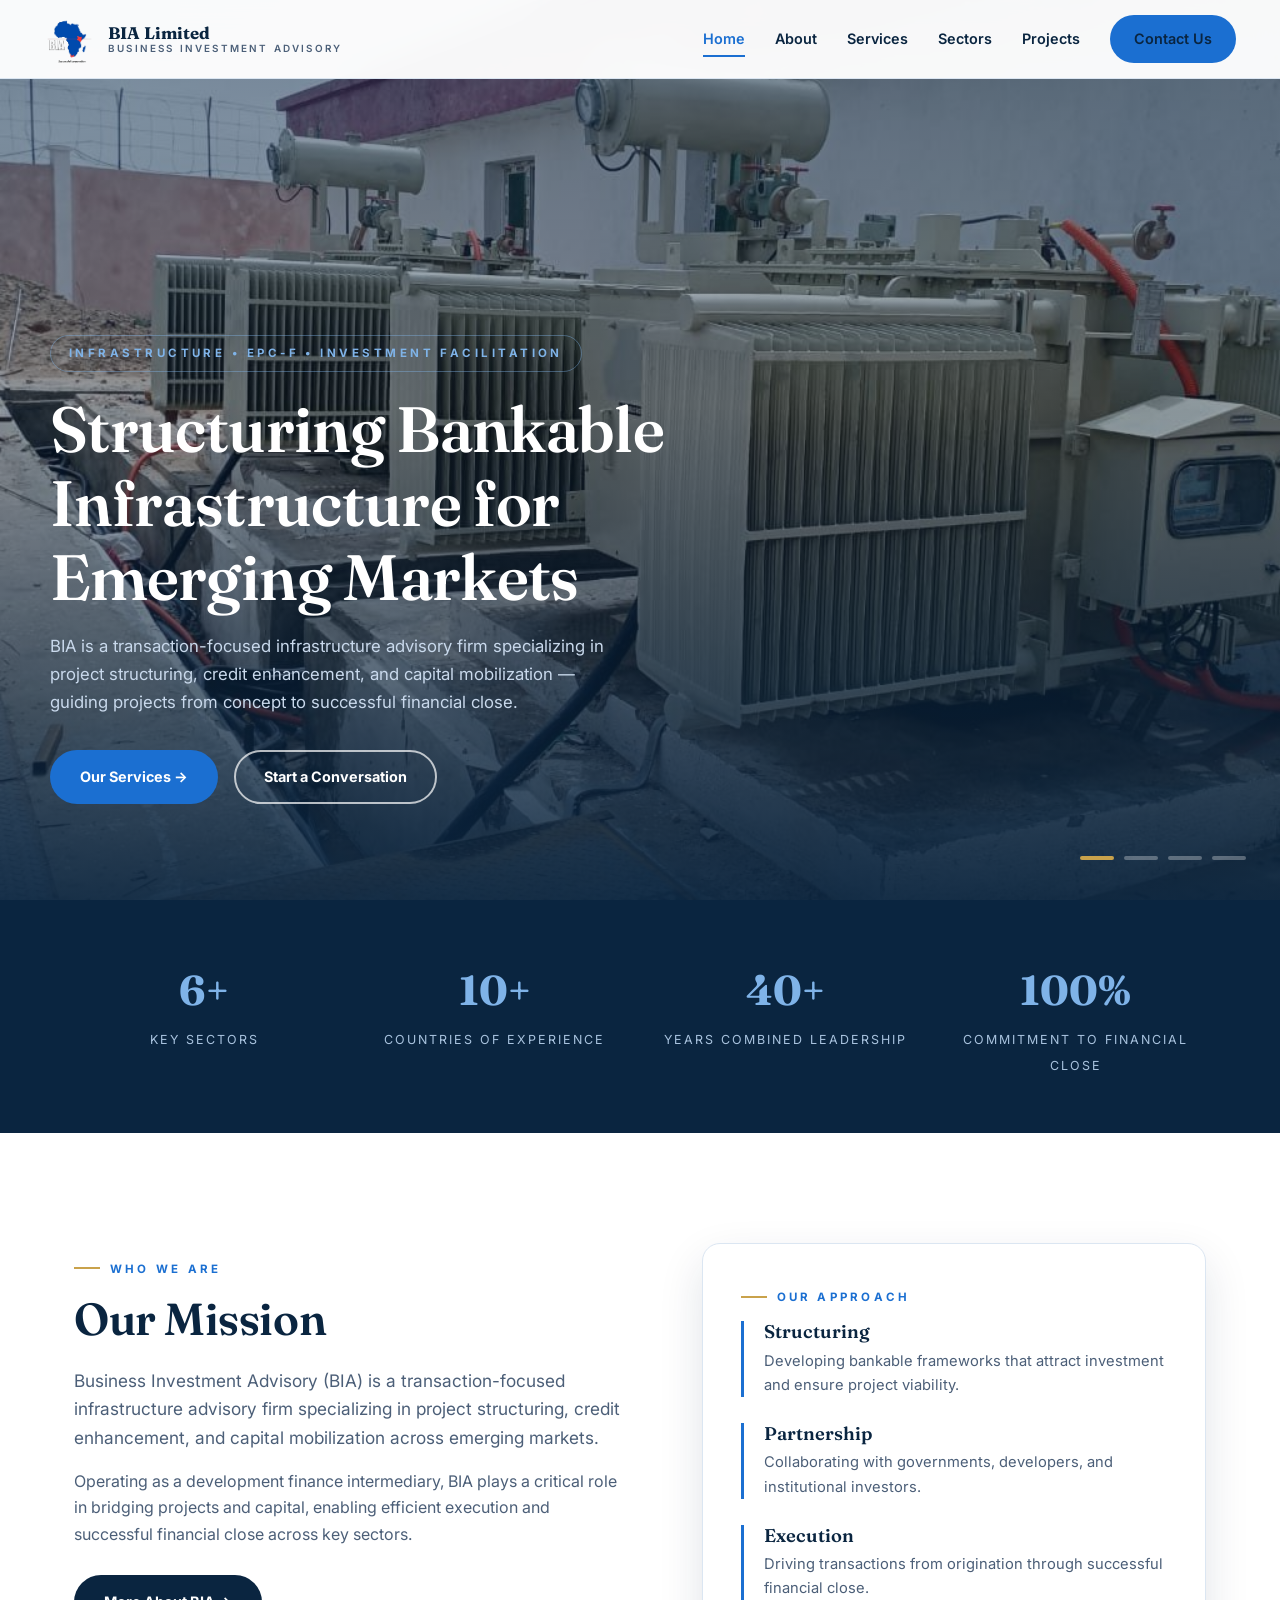
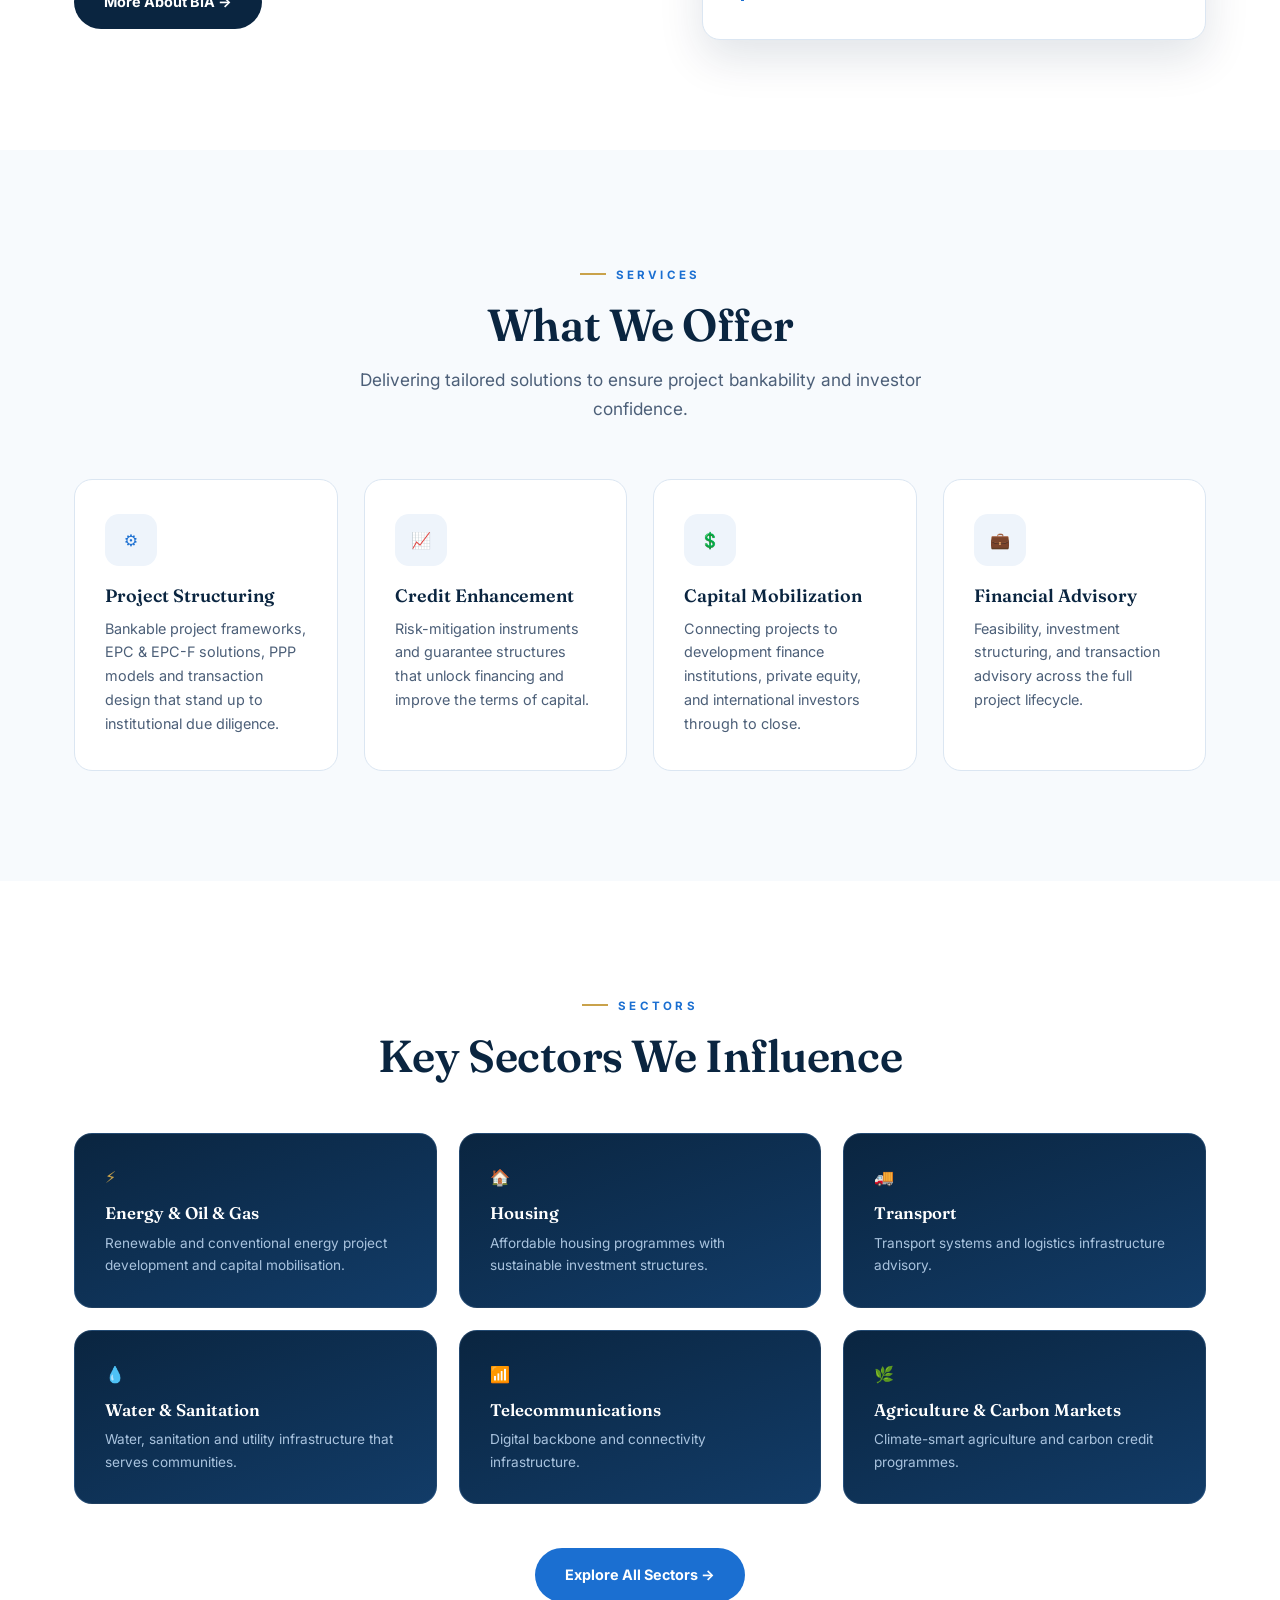
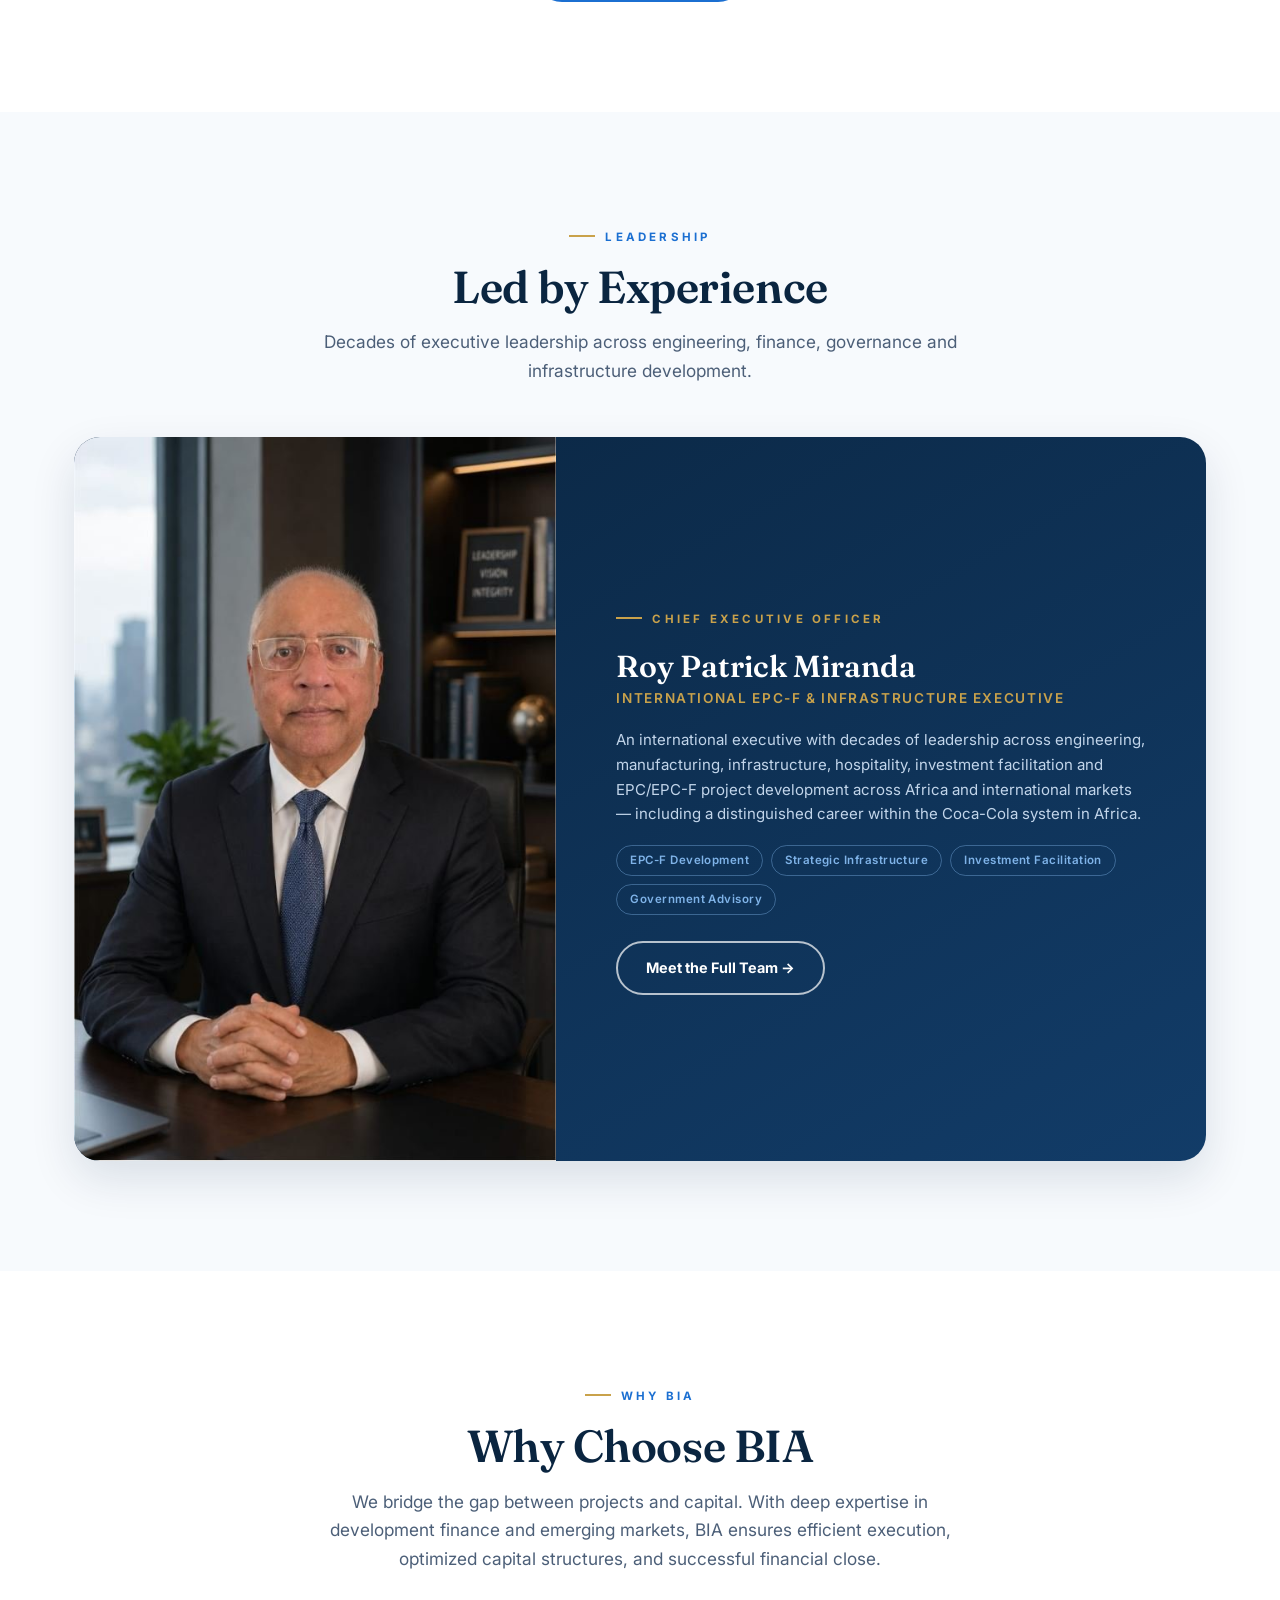
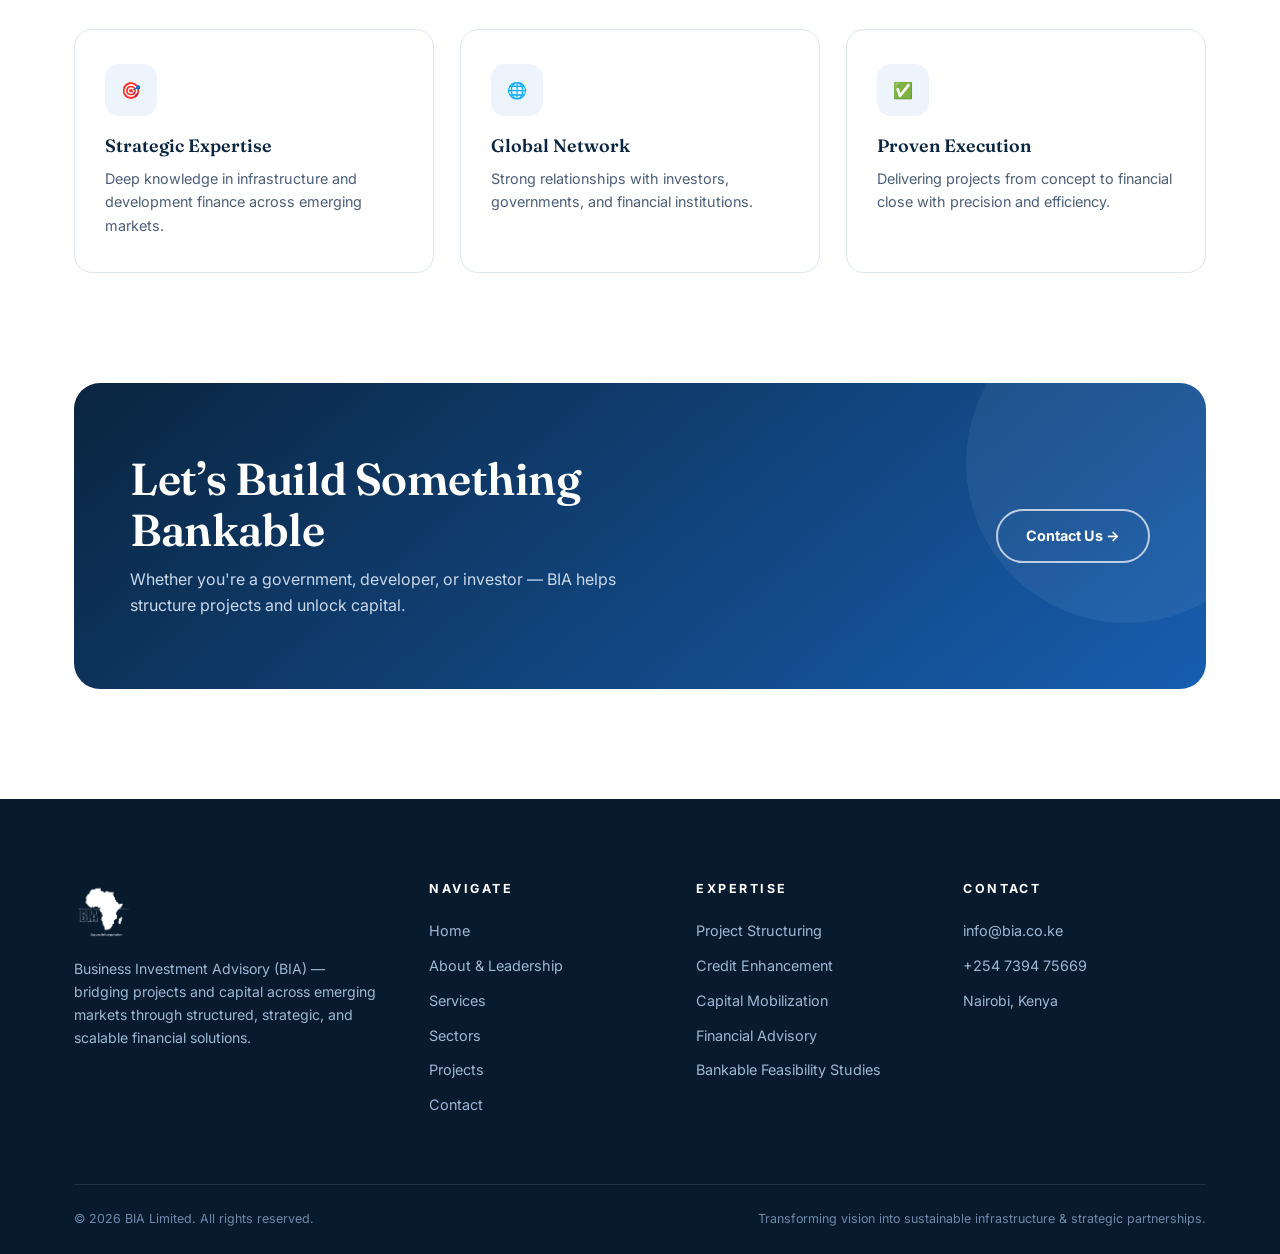
<file: index.html>
<!doctype html>
<html lang="en">
<head>
<meta charset="utf-8">
<meta name="viewport" content="width=device-width, initial-scale=1">
<title>Infrastructure Advisory, EPC-F & Capital Mobilization | BIA — Business Investment Advisory</title>
<meta name="description" content="BIA (Business Investment Advisory) is a transaction-focused infrastructure advisory firm in Nairobi, Kenya — project structuring, credit enhancement and capital mobilization across emerging markets.">
<link rel="icon" type="image/png" href="/assets/img/favicon-32x32.png">
<link rel="preconnect" href="https://fonts.googleapis.com">
<link rel="preconnect" href="https://fonts.gstatic.com" crossorigin>
<link href="https://fonts.googleapis.com/css2?family=Fraunces:wght@500;600;700&family=Inter:wght@400;500;600;700&display=swap" rel="stylesheet">
<link rel="stylesheet" href="/assets/css/style.css">
</head>
<body>
<header class="header">
  <div class="header-inner">
    <a href="/" class="brand">
      <img src="/assets/img/bia-logo.png" alt="BIA — Business Investment Advisory logo">
      <span class="brand-name">BIA Limited<span>Business Investment Advisory</span></span>
    </a>
    <nav class="nav">
      <a href="/" class="active">Home</a>
      <a href="/about.html" class="">About</a>
      <a href="/services.html" class="">Services</a>
      <a href="/sectors.html" class="">Sectors</a>
      <a href="/projects.html" class="">Projects</a>
      <a href="/contact.html" class="btn btn-primary">Contact Us</a>
    </nav>
    <button class="burger" aria-label="Open menu">&#9776;</button>
  </div>
</header>

<section class="hero">
  <div class="hero-slide active"><img src="/assets/img/project-1.jpg" alt="Energy infrastructure project"></div>
  <div class="hero-slide"><img src="/assets/img/project-2.jpg" alt="Power generation units"></div>
  <div class="hero-slide"><img src="/assets/img/project-3.jpg" alt="Transformer installation"></div>
  <div class="hero-slide"><img src="/assets/img/project-4.jpg" alt="Electrical infrastructure works"></div>
  <div class="hero-content wrap">
    <span class="hero-tag">Infrastructure &bull; EPC-F &bull; Investment Facilitation</span>
    <h1 class="h-xl">Structuring Bankable Infrastructure for Emerging Markets</h1>
    <p>BIA is a transaction-focused infrastructure advisory firm specializing in project structuring,
       credit enhancement, and capital mobilization — guiding projects from concept to successful financial close.</p>
    <div style="display:flex;gap:16px;flex-wrap:wrap">
      <a href="/services.html" class="btn btn-primary">Our Services &rarr;</a>
      <a href="/contact.html" class="btn btn-outline">Start a Conversation</a>
    </div>
  </div>
  <div class="hero-dots"></div>
</section>

<section class="stats">
  <div class="wrap stats-grid">
    <div class="stat reveal"><b>6+</b><span>Key Sectors</span></div>
    <div class="stat reveal"><b>10+</b><span>Countries of Experience</span></div>
    <div class="stat reveal"><b>40+</b><span>Years Combined Leadership</span></div>
    <div class="stat reveal"><b>100%</b><span>Commitment to Financial Close</span></div>
  </div>
</section>

<section class="section">
  <div class="wrap split">
    <div class="reveal">
      <span class="kicker">Who We Are</span>
      <h2 class="h-lg">Our Mission</h2>
      <p class="lead" style="margin:22px 0 16px">Business Investment Advisory (BIA) is a transaction-focused
      infrastructure advisory firm specializing in project structuring, credit enhancement, and capital
      mobilization across emerging markets.</p>
      <p style="color:var(--slate)">Operating as a development finance intermediary, BIA plays a critical role
      in bridging projects and capital, enabling efficient execution and successful financial close across key sectors.</p>
      <a href="/about.html" class="btn btn-navy" style="margin-top:28px">More About BIA &rarr;</a>
    </div>
    <div class="approach reveal">
      <span class="kicker">Our Approach</span>
      <div class="approach-item"><h3>Structuring</h3><p>Developing bankable frameworks that attract investment and ensure project viability.</p></div>
      <div class="approach-item"><h3>Partnership</h3><p>Collaborating with governments, developers, and institutional investors.</p></div>
      <div class="approach-item"><h3>Execution</h3><p>Driving transactions from origination through successful financial close.</p></div>
    </div>
  </div>
</section>

<section class="section alt">
  <div class="wrap">
    <div class="center reveal">
      <span class="kicker">Services</span>
      <h2 class="h-lg">What We Offer</h2>
      <p class="lead" style="margin-top:16px">Delivering tailored solutions to ensure project bankability and investor confidence.</p>
    </div>
    <div class="cards">
      <div class="card reveal"><div class="ico">&#9881;</div><h3>Project Structuring</h3><p>Bankable project frameworks, EPC &amp; EPC-F solutions, PPP models and transaction design that stand up to institutional due diligence.</p></div>
      <div class="card reveal"><div class="ico">&#128200;</div><h3>Credit Enhancement</h3><p>Risk-mitigation instruments and guarantee structures that unlock financing and improve the terms of capital.</p></div>
      <div class="card reveal"><div class="ico">&#128178;</div><h3>Capital Mobilization</h3><p>Connecting projects to development finance institutions, private equity, and international investors through to close.</p></div>
      <div class="card reveal"><div class="ico">&#128188;</div><h3>Financial Advisory</h3><p>Feasibility, investment structuring, and transaction advisory across the full project lifecycle.</p></div>
    </div>
  </div>
</section>

<section class="section">
  <div class="wrap">
    <div class="center reveal">
      <span class="kicker">Sectors</span>
      <h2 class="h-lg">Key Sectors We Influence</h2>
    </div>
    <div class="sector-grid">
      <div class="sector reveal"><div class="ico">&#9889;</div><h3>Energy &amp; Oil &amp; Gas</h3><p>Renewable and conventional energy project development and capital mobilisation.</p></div>
      <div class="sector reveal"><div class="ico">&#127968;</div><h3>Housing</h3><p>Affordable housing programmes with sustainable investment structures.</p></div>
      <div class="sector reveal"><div class="ico">&#128666;</div><h3>Transport</h3><p>Transport systems and logistics infrastructure advisory.</p></div>
      <div class="sector reveal"><div class="ico">&#128167;</div><h3>Water &amp; Sanitation</h3><p>Water, sanitation and utility infrastructure that serves communities.</p></div>
      <div class="sector reveal"><div class="ico">&#128246;</div><h3>Telecommunications</h3><p>Digital backbone and connectivity infrastructure.</p></div>
      <div class="sector reveal"><div class="ico">&#127807;</div><h3>Agriculture &amp; Carbon Markets</h3><p>Climate-smart agriculture and carbon credit programmes.</p></div>
    </div>
    <div class="center" style="margin-top:44px"><a href="/sectors.html" class="btn btn-primary">Explore All Sectors &rarr;</a></div>
  </div>
</section>

<section class="section alt">
  <div class="wrap">
    <div class="center reveal">
      <span class="kicker">Leadership</span>
      <h2 class="h-lg">Led by Experience</h2>
      <p class="lead" style="margin-top:16px">Decades of executive leadership across engineering, finance, governance and infrastructure development.</p>
    </div>
    <div class="team-leader reveal" style="margin-top:52px">
      <div class="photo"><img src="/assets/img/roy-miranda.jpg" alt="Roy Patrick Miranda, Chief Executive Officer of BIA Limited"></div>
      <div class="bio">
        <span class="kicker" style="color:var(--gold)">Chief Executive Officer</span>
        <h3>Roy Patrick Miranda</h3>
        <p class="role">International EPC-F &amp; Infrastructure Executive</p>
        <p>An international executive with decades of leadership across engineering, manufacturing,
        infrastructure, hospitality, investment facilitation and EPC/EPC-F project development across
        Africa and international markets — including a distinguished career within the Coca-Cola system in Africa.</p>
        <div class="exp-tags"><a href="/services.html">EPC-F Development</a><a href="/sectors.html">Strategic Infrastructure</a><a href="/services.html">Investment Facilitation</a><a href="/contact.html">Government Advisory</a></div>
        <a href="/about.html#team" class="btn btn-outline" style="margin-top:26px">Meet the Full Team &rarr;</a>
      </div>
    </div>
  </div>
</section>

<section class="section">
  <div class="wrap">
    <div class="center reveal">
      <span class="kicker">Why BIA</span>
      <h2 class="h-lg">Why Choose BIA</h2>
      <p class="lead" style="margin-top:16px">We bridge the gap between projects and capital. With deep expertise in development
      finance and emerging markets, BIA ensures efficient execution, optimized capital structures, and successful financial close.</p>
    </div>
    <div class="cards c3">
      <div class="card reveal"><div class="ico">&#127919;</div><h3>Strategic Expertise</h3><p>Deep knowledge in infrastructure and development finance across emerging markets.</p></div>
      <div class="card reveal"><div class="ico">&#127760;</div><h3>Global Network</h3><p>Strong relationships with investors, governments, and financial institutions.</p></div>
      <div class="card reveal"><div class="ico">&#9989;</div><h3>Proven Execution</h3><p>Delivering projects from concept to financial close with precision and efficiency.</p></div>
    </div>
  </div>
</section>

<section class="section" style="padding-top:0">
  <div class="wrap">
    <div class="cta reveal">
      <div>
        <h2 class="h-lg">Let&rsquo;s Build Something Bankable</h2>
        <p>Whether you're a government, developer, or investor — BIA helps structure projects and unlock capital.</p>
      </div>
      <a href="/contact.html" class="btn btn-outline" style="border-width:2px">Contact Us &rarr;</a>
    </div>
  </div>
</section>

<footer class="footer">
  <div class="wrap">
    <div class="footer-grid">
      <div>
        <img src="/assets/img/bia-logo.png" alt="BIA logo" style="filter:brightness(0) invert(1)">
        <p>Business Investment Advisory (BIA) — bridging projects and capital across emerging markets through structured, strategic, and scalable financial solutions.</p>
      </div>
      <div>
        <h4>Navigate</h4>
        <a href="/">Home</a>
        <a href="/about.html">About &amp; Leadership</a>
        <a href="/services.html">Services</a>
        <a href="/sectors.html">Sectors</a>
        <a href="/projects.html">Projects</a>
        <a href="/contact.html">Contact</a>
      </div>
      <div>
        <h4>Expertise</h4>
        <a href="/services.html">Project Structuring</a>
        <a href="/services.html">Credit Enhancement</a>
        <a href="/services.html">Capital Mobilization</a>
        <a href="/services.html">Financial Advisory</a>
        <a href="/sectors.html">Bankable Feasibility Studies</a>
      </div>
      <div>
        <h4>Contact</h4>
        <a href="mailto:info@bia.co.ke">info@bia.co.ke</a>
        <a href="tel:+254739475669">+254 7394 75669</a>
        <p style="margin-top:10px">Nairobi, Kenya</p>
      </div>
    </div>
    <div class="footer-bottom">
      <span>&copy; 2026 BIA Limited. All rights reserved.</span>
      <span>Transforming vision into sustainable infrastructure &amp; strategic partnerships.</span>
    </div>
  </div>
</footer>
<script src="/assets/js/main.js"></script>
</body>
</html>
</file>
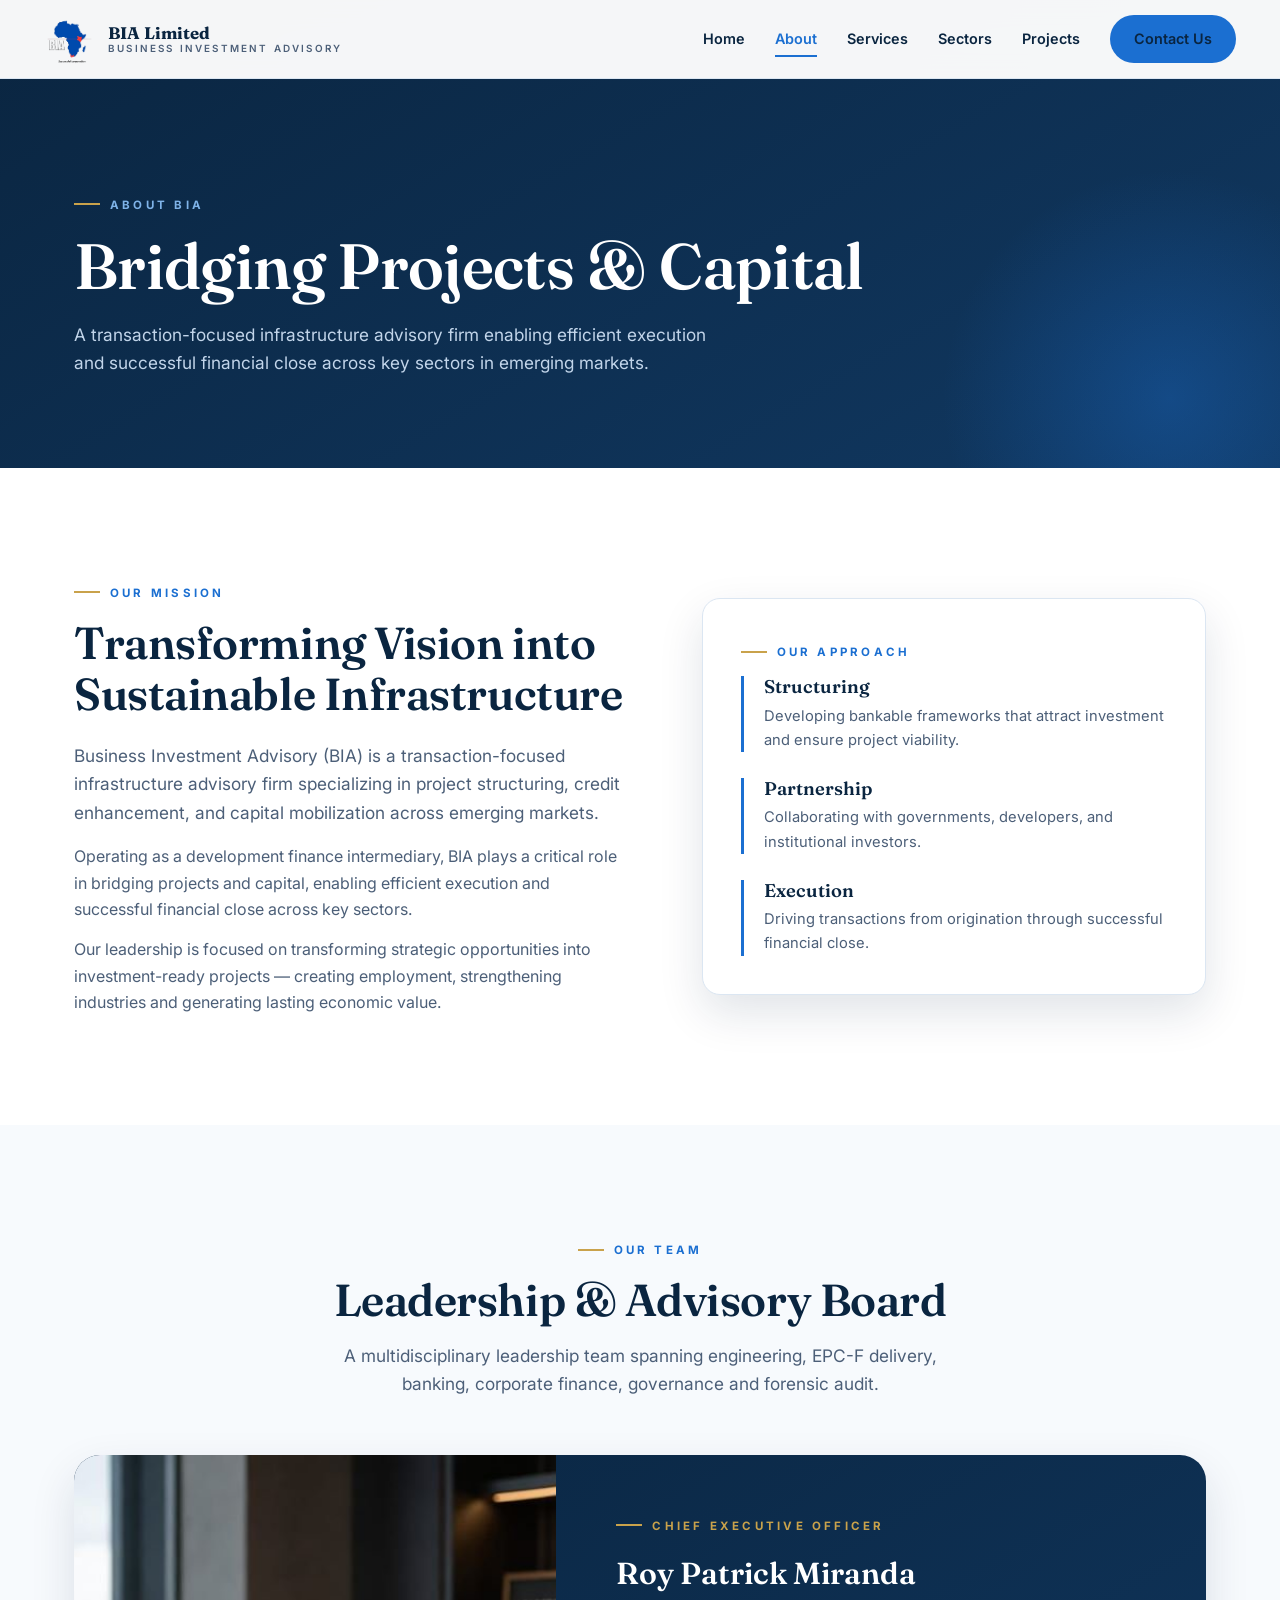
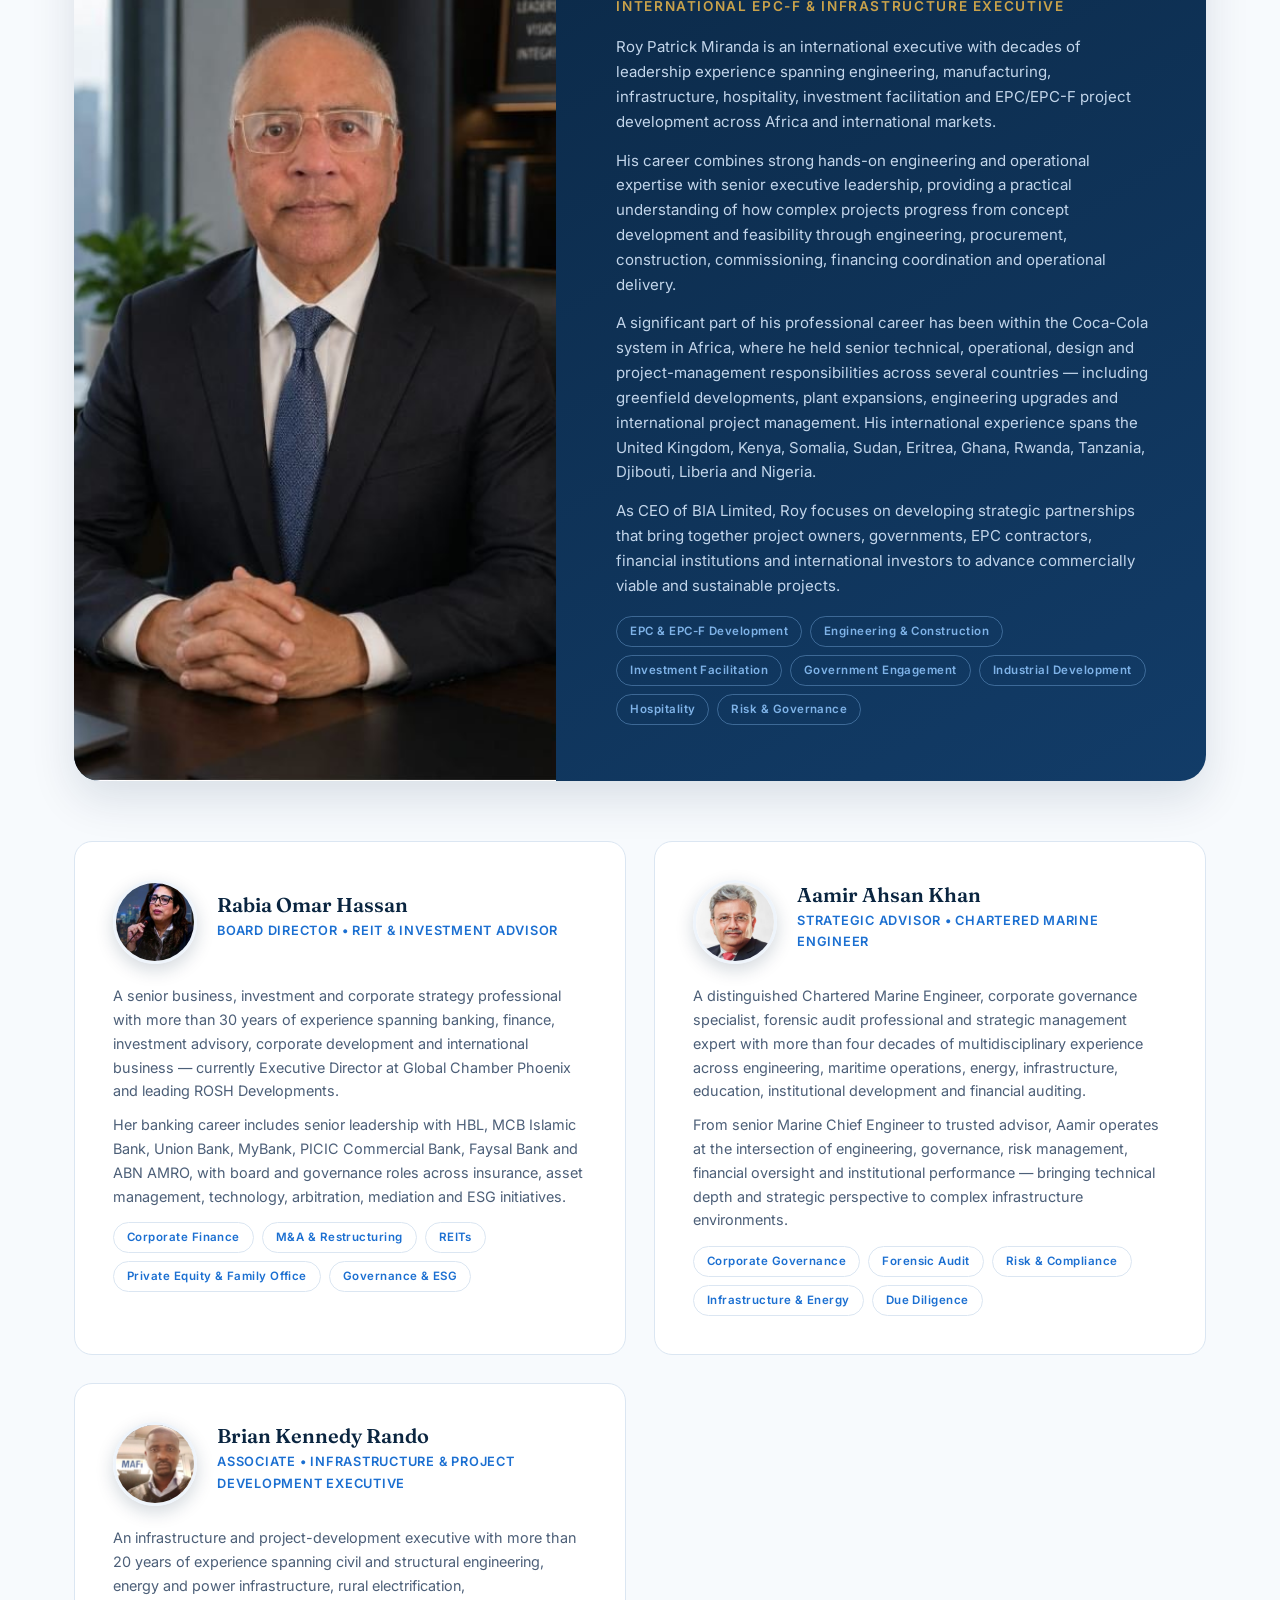
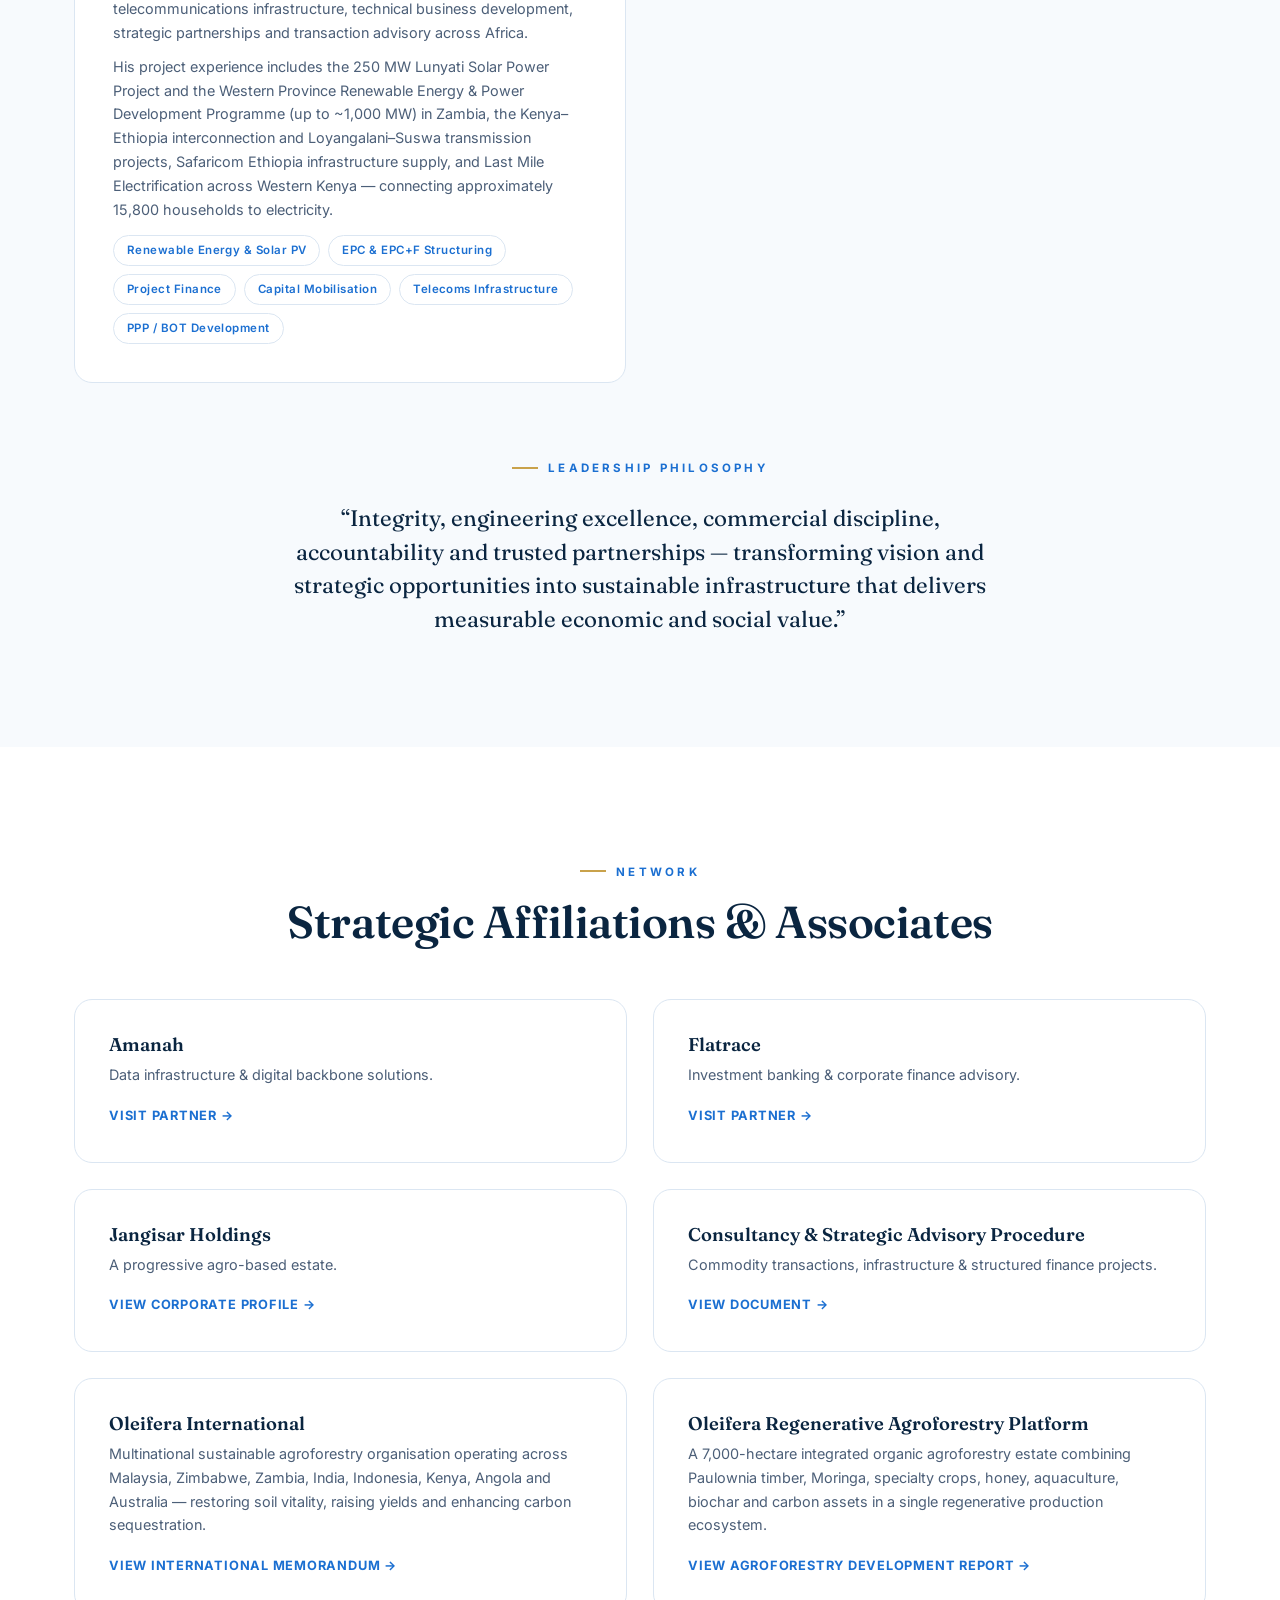
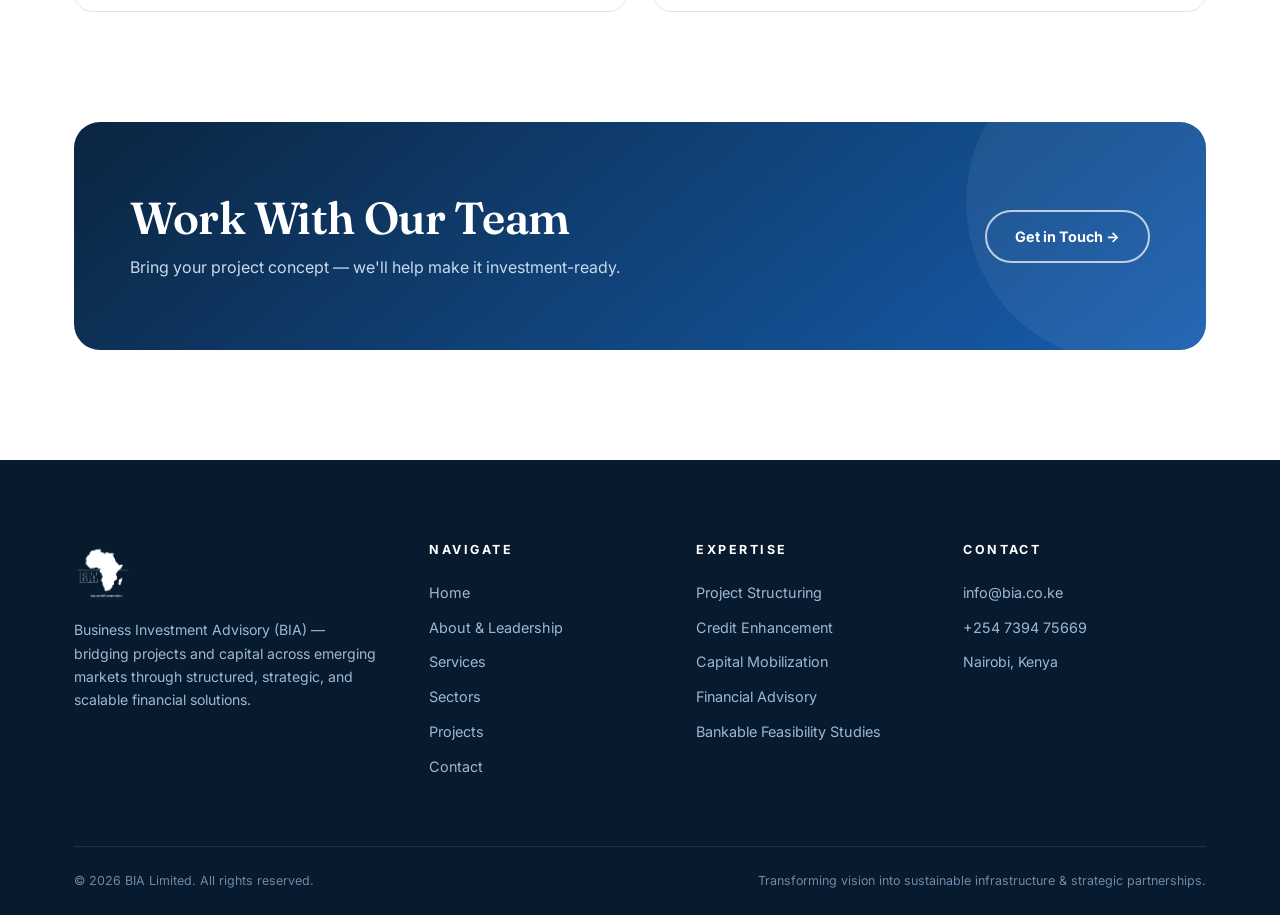
<file: about.html>
<!doctype html>
<html lang="en">
<head>
<meta charset="utf-8">
<meta name="viewport" content="width=device-width, initial-scale=1">
<title>About Us & Leadership Team | BIA — Business Investment Advisory</title>
<meta name="description" content="About BIA Limited — transaction-focused infrastructure advisory. Meet CEO Roy Patrick Miranda, Board Director Rabia Omar Hassan and Strategic Advisor Aamir Ahsan Khan.">
<link rel="icon" type="image/png" href="/assets/img/favicon-32x32.png">
<link rel="preconnect" href="https://fonts.googleapis.com">
<link rel="preconnect" href="https://fonts.gstatic.com" crossorigin>
<link href="https://fonts.googleapis.com/css2?family=Fraunces:wght@500;600;700&family=Inter:wght@400;500;600;700&display=swap" rel="stylesheet">
<link rel="stylesheet" href="/assets/css/style.css">
</head>
<body>
<header class="header">
  <div class="header-inner">
    <a href="/" class="brand">
      <img src="/assets/img/bia-logo.png" alt="BIA — Business Investment Advisory logo">
      <span class="brand-name">BIA Limited<span>Business Investment Advisory</span></span>
    </a>
    <nav class="nav">
      <a href="/" class="">Home</a>
      <a href="/about.html" class="active">About</a>
      <a href="/services.html" class="">Services</a>
      <a href="/sectors.html" class="">Sectors</a>
      <a href="/projects.html" class="">Projects</a>
      <a href="/contact.html" class="btn btn-primary">Contact Us</a>
    </nav>
    <button class="burger" aria-label="Open menu">&#9776;</button>
  </div>
</header>

<section class="page-hero">
  <div class="wrap">
    <span class="kicker" style="color:var(--sky)">About BIA</span>
    <h1 class="h-xl">Bridging Projects &amp; Capital</h1>
    <p class="lead" style="margin-top:18px">A transaction-focused infrastructure advisory firm enabling efficient
    execution and successful financial close across key sectors in emerging markets.</p>
  </div>
</section>

<section class="section">
  <div class="wrap split">
    <div class="reveal">
      <span class="kicker">Our Mission</span>
      <h2 class="h-lg">Transforming Vision into Sustainable Infrastructure</h2>
      <p class="lead" style="margin:22px 0 16px">Business Investment Advisory (BIA) is a transaction-focused
      infrastructure advisory firm specializing in project structuring, credit enhancement, and capital
      mobilization across emerging markets.</p>
      <p style="color:var(--slate);margin-bottom:14px">Operating as a development finance intermediary, BIA plays a critical role
      in bridging projects and capital, enabling efficient execution and successful financial close across key sectors.</p>
      <p style="color:var(--slate)">Our leadership is focused on transforming strategic opportunities into investment-ready
      projects — creating employment, strengthening industries and generating lasting economic value.</p>
    </div>
    <div class="approach reveal">
      <span class="kicker">Our Approach</span>
      <div class="approach-item"><h3>Structuring</h3><p>Developing bankable frameworks that attract investment and ensure project viability.</p></div>
      <div class="approach-item"><h3>Partnership</h3><p>Collaborating with governments, developers, and institutional investors.</p></div>
      <div class="approach-item"><h3>Execution</h3><p>Driving transactions from origination through successful financial close.</p></div>
    </div>
  </div>
</section>

<section class="section alt" id="team">
  <div class="wrap">
    <div class="center reveal">
      <span class="kicker">Our Team</span>
      <h2 class="h-lg">Leadership &amp; Advisory Board</h2>
      <p class="lead" style="margin-top:16px">A multidisciplinary leadership team spanning engineering, EPC-F delivery,
      banking, corporate finance, governance and forensic audit.</p>
    </div>

    <div class="team-leader reveal" style="margin-top:56px">
      <div class="photo"><img src="/assets/img/roy-miranda.jpg" alt="Roy Patrick Miranda"></div>
      <div class="bio">
        <span class="kicker" style="color:var(--gold)">Chief Executive Officer</span>
        <h3>Roy Patrick Miranda</h3>
        <p class="role">International EPC-F &amp; Infrastructure Executive</p>
        <p>Roy Patrick Miranda is an international executive with decades of leadership experience spanning engineering,
        manufacturing, infrastructure, hospitality, investment facilitation and EPC/EPC-F project development across
        Africa and international markets.</p>
        <p>His career combines strong hands-on engineering and operational expertise with senior executive leadership,
        providing a practical understanding of how complex projects progress from concept development and feasibility
        through engineering, procurement, construction, commissioning, financing coordination and operational delivery.</p>
        <p>A significant part of his professional career has been within the Coca-Cola system in Africa, where he held
        senior technical, operational, design and project-management responsibilities across several countries — including
        greenfield developments, plant expansions, engineering upgrades and international project management. His
        international experience spans the United Kingdom, Kenya, Somalia, Sudan, Eritrea, Ghana, Rwanda, Tanzania,
        Djibouti, Liberia and Nigeria.</p>
        <p>As CEO of BIA Limited, Roy focuses on developing strategic partnerships that bring together project owners,
        governments, EPC contractors, financial institutions and international investors to advance commercially viable
        and sustainable projects.</p>
        <div class="exp-tags">
          <a href="/services.html">EPC &amp; EPC-F Development</a><a href="/services.html">Engineering &amp; Construction</a><a href="/services.html">Investment Facilitation</a>
          <a href="/contact.html">Government Engagement</a><a href="/sectors.html">Industrial Development</a><a href="/sectors.html">Hospitality</a><a href="/services.html">Risk &amp; Governance</a>
        </div>
      </div>
    </div>

    <div class="team-cards">
      <div class="member reveal">
        <div class="member-head">
          <img class="avatar-img" src="/assets/img/rabia-hassan.jpg" alt="Rabia Omar Hassan">
          <div><h3>Rabia Omar Hassan</h3><p class="role">Board Director &bull; REIT &amp; Investment Advisor</p></div>
        </div>
        <p>A senior business, investment and corporate strategy professional with more than 30 years of experience
        spanning banking, finance, investment advisory, corporate development and international business — currently
        Executive Director at Global Chamber Phoenix and leading ROSH Developments.</p>
        <p>Her banking career includes senior leadership with HBL, MCB Islamic Bank, Union Bank, MyBank, PICIC Commercial
        Bank, Faysal Bank and ABN AMRO, with board and governance roles across insurance, asset management, technology,
        arbitration, mediation and ESG initiatives.</p>
        <div class="exp-tags" style="margin-top:14px">
          <a href="/services.html" style="border-color:var(--line);color:var(--blue)">Corporate Finance</a>
          <a href="/services.html" style="border-color:var(--line);color:var(--blue)">M&amp;A &amp; Restructuring</a>
          <a href="/sectors.html" style="border-color:var(--line);color:var(--blue)">REITs</a>
          <a href="/services.html" style="border-color:var(--line);color:var(--blue)">Private Equity &amp; Family Office</a>
          <a href="/services.html" style="border-color:var(--line);color:var(--blue)">Governance &amp; ESG</a>
        </div>
      </div>
      <div class="member reveal">
        <div class="member-head">
          <img class="avatar-img" src="/assets/img/aamir-khan.jpg" alt="Aamir Ahsan Khan">
          <div><h3>Aamir Ahsan Khan</h3><p class="role">Strategic Advisor &bull; Chartered Marine Engineer</p></div>
        </div>
        <p>A distinguished Chartered Marine Engineer, corporate governance specialist, forensic audit professional and
        strategic management expert with more than four decades of multidisciplinary experience across engineering,
        maritime operations, energy, infrastructure, education, institutional development and financial auditing.</p>
        <p>From senior Marine Chief Engineer to trusted advisor, Aamir operates at the intersection of engineering,
        governance, risk management, financial oversight and institutional performance — bringing technical depth and
        strategic perspective to complex infrastructure environments.</p>
        <div class="exp-tags" style="margin-top:14px">
          <a href="/services.html" style="border-color:var(--line);color:var(--blue)">Corporate Governance</a>
          <a href="/services.html" style="border-color:var(--line);color:var(--blue)">Forensic Audit</a>
          <a href="/services.html" style="border-color:var(--line);color:var(--blue)">Risk &amp; Compliance</a>
          <a href="/sectors.html" style="border-color:var(--line);color:var(--blue)">Infrastructure &amp; Energy</a>
          <a href="/services.html" style="border-color:var(--line);color:var(--blue)">Due Diligence</a>
        </div>
      </div>
      <div class="member reveal">
        <div class="member-head">
          <img class="avatar-img" src="/assets/img/brian-rando.jpg" alt="Brian Kennedy Rando">
          <div><h3>Brian Kennedy Rando</h3><p class="role">Associate &bull; Infrastructure &amp; Project Development Executive</p></div>
        </div>
        <p>An infrastructure and project-development executive with more than 20 years of experience spanning civil and
        structural engineering, energy and power infrastructure, rural electrification, telecommunications infrastructure,
        technical business development, strategic partnerships and transaction advisory across Africa.</p>
        <p>His project experience includes the 250 MW Lunyati Solar Power Project and the Western Province Renewable
        Energy &amp; Power Development Programme (up to ~1,000 MW) in Zambia, the Kenya&ndash;Ethiopia interconnection and
        Loyangalani&ndash;Suswa transmission projects, Safaricom Ethiopia infrastructure supply, and Last Mile Electrification
        across Western Kenya — connecting approximately 15,800 households to electricity.</p>
        <div class="exp-tags" style="margin-top:14px">
          <a href="/sectors.html" style="border-color:var(--line);color:var(--blue)">Renewable Energy &amp; Solar PV</a>
          <a href="/services.html" style="border-color:var(--line);color:var(--blue)">EPC &amp; EPC+F Structuring</a>
          <a href="/services.html" style="border-color:var(--line);color:var(--blue)">Project Finance</a>
          <a href="/services.html" style="border-color:var(--line);color:var(--blue)">Capital Mobilisation</a>
          <a href="/sectors.html" style="border-color:var(--line);color:var(--blue)">Telecoms Infrastructure</a>
          <a href="/services.html" style="border-color:var(--line);color:var(--blue)">PPP / BOT Development</a>
        </div>
      </div>
    </div>

    <div class="center reveal" style="margin-top:70px;max-width:720px;margin-left:auto;margin-right:auto">
      <span class="kicker">Leadership Philosophy</span>
      <p style="font-family:var(--serif);font-size:1.4rem;color:var(--navy);line-height:1.5;margin-top:10px">
      &ldquo;Integrity, engineering excellence, commercial discipline, accountability and trusted partnerships —
      transforming vision and strategic opportunities into sustainable infrastructure that delivers measurable
      economic and social value.&rdquo;</p>
    </div>
  </div>
</section>

<section class="section">
  <div class="wrap">
    <div class="center reveal">
      <span class="kicker">Network</span>
      <h2 class="h-lg">Strategic Affiliations &amp; Associates</h2>
    </div>
    <div class="affil">
      <div class="affil-card reveal" data-link="https://amanah21.com/"><h3>Amanah</h3><p>Data infrastructure &amp; digital backbone solutions.</p><span class="go">Visit Partner &rarr;</span></div>
      <div class="affil-card reveal" data-link="https://flatrace.com/about/"><h3>Flatrace</h3><p>Investment banking &amp; corporate finance advisory.</p><span class="go">Visit Partner &rarr;</span></div>
      <a class="affil-card reveal" href="/assets/pdf/JH_CorporateProfile_2024.pdf" target="_blank" rel="noopener"><h3>Jangisar Holdings</h3><p>A progressive agro-based estate.</p><span class="go">View Corporate Profile &rarr;</span></a>
      <a class="affil-card reveal" href="/assets/pdf/CONSULTANCY.pdf" target="_blank" rel="noopener"><h3>Consultancy &amp; Strategic Advisory Procedure</h3><p>Commodity transactions, infrastructure &amp; structured finance projects.</p><span class="go">View Document &rarr;</span></a>
      <a class="affil-card reveal" href="/assets/pdf/oleifera-international-memorandum.pdf" target="_blank" rel="noopener"><h3>Oleifera International</h3><p>Multinational sustainable agroforestry organisation operating across Malaysia, Zimbabwe, Zambia, India, Indonesia, Kenya, Angola and Australia — restoring soil vitality, raising yields and enhancing carbon sequestration.</p><span class="go">View International Memorandum &rarr;</span></a>
      <a class="affil-card reveal" href="/assets/pdf/oleifera-agroforestry-report.pdf" target="_blank" rel="noopener"><h3>Oleifera Regenerative Agroforestry Platform</h3><p>A 7,000-hectare integrated organic agroforestry estate combining Paulownia timber, Moringa, specialty crops, honey, aquaculture, biochar and carbon assets in a single regenerative production ecosystem.</p><span class="go">View Agroforestry Development Report &rarr;</span></a>
    </div>
  </div>
</section>

<section class="section" style="padding-top:0">
  <div class="wrap">
    <div class="cta reveal">
      <div><h2 class="h-lg">Work With Our Team</h2><p>Bring your project concept — we'll help make it investment-ready.</p></div>
      <a href="/contact.html" class="btn btn-outline" style="border-width:2px">Get in Touch &rarr;</a>
    </div>
  </div>
</section>

<footer class="footer">
  <div class="wrap">
    <div class="footer-grid">
      <div>
        <img src="/assets/img/bia-logo.png" alt="BIA logo" style="filter:brightness(0) invert(1)">
        <p>Business Investment Advisory (BIA) — bridging projects and capital across emerging markets through structured, strategic, and scalable financial solutions.</p>
      </div>
      <div>
        <h4>Navigate</h4>
        <a href="/">Home</a>
        <a href="/about.html">About &amp; Leadership</a>
        <a href="/services.html">Services</a>
        <a href="/sectors.html">Sectors</a>
        <a href="/projects.html">Projects</a>
        <a href="/contact.html">Contact</a>
      </div>
      <div>
        <h4>Expertise</h4>
        <a href="/services.html">Project Structuring</a>
        <a href="/services.html">Credit Enhancement</a>
        <a href="/services.html">Capital Mobilization</a>
        <a href="/services.html">Financial Advisory</a>
        <a href="/sectors.html">Bankable Feasibility Studies</a>
      </div>
      <div>
        <h4>Contact</h4>
        <a href="mailto:info@bia.co.ke">info@bia.co.ke</a>
        <a href="tel:+254739475669">+254 7394 75669</a>
        <p style="margin-top:10px">Nairobi, Kenya</p>
      </div>
    </div>
    <div class="footer-bottom">
      <span>&copy; 2026 BIA Limited. All rights reserved.</span>
      <span>Transforming vision into sustainable infrastructure &amp; strategic partnerships.</span>
    </div>
  </div>
</footer>
<script src="/assets/js/main.js"></script>
</body>
</html>
</file>
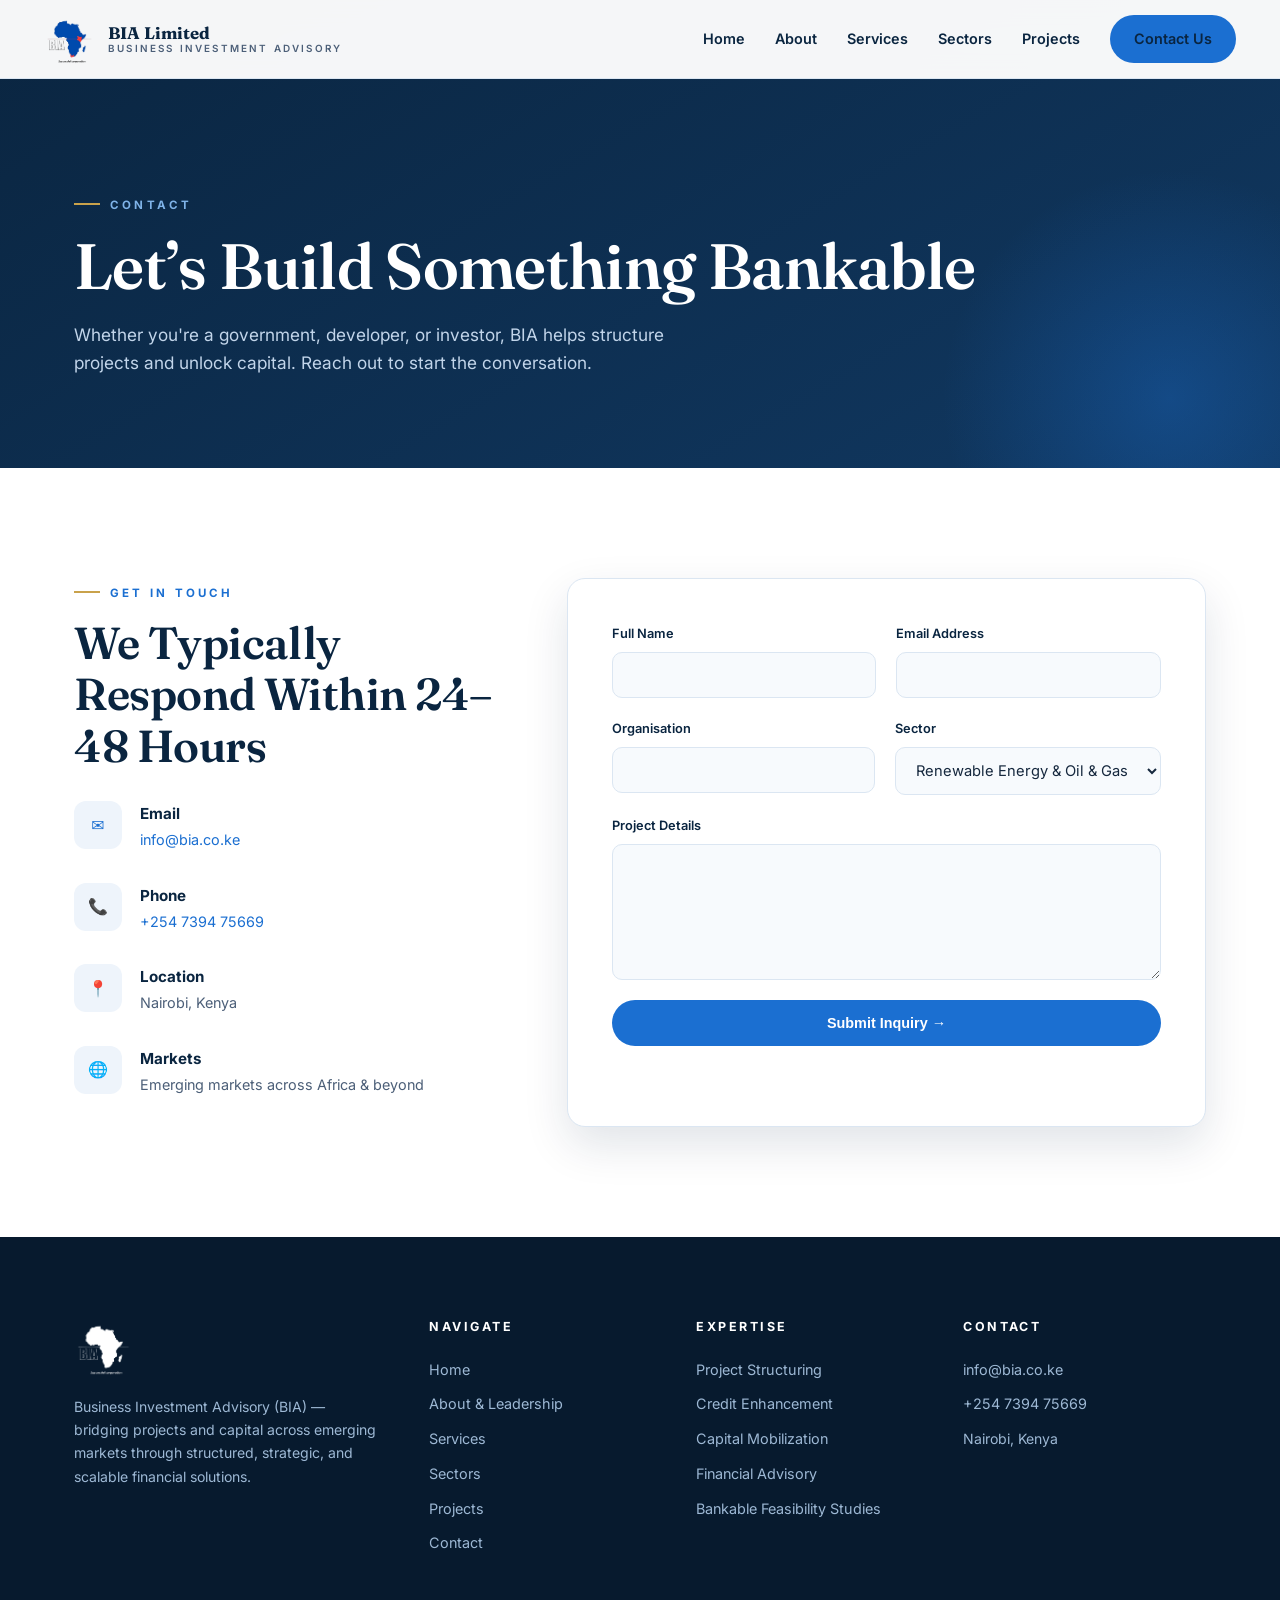
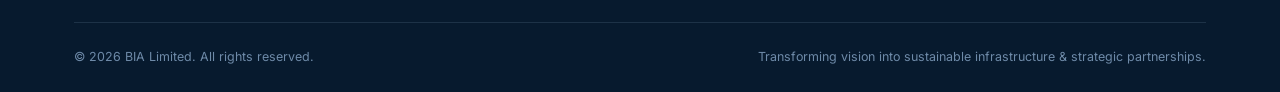
<file: contact.html>
<!doctype html>
<html lang="en">
<head>
<meta charset="utf-8">
<meta name="viewport" content="width=device-width, initial-scale=1">
<title>Contact Us | BIA — Business Investment Advisory</title>
<meta name="description" content="Contact BIA Limited — infrastructure advisory, Nairobi, Kenya. info@bia.co.ke | +254 7394 75669.">
<link rel="icon" type="image/png" href="/assets/img/favicon-32x32.png">
<link rel="preconnect" href="https://fonts.googleapis.com">
<link rel="preconnect" href="https://fonts.gstatic.com" crossorigin>
<link href="https://fonts.googleapis.com/css2?family=Fraunces:wght@500;600;700&family=Inter:wght@400;500;600;700&display=swap" rel="stylesheet">
<link rel="stylesheet" href="/assets/css/style.css">
</head>
<body>
<header class="header">
  <div class="header-inner">
    <a href="/" class="brand">
      <img src="/assets/img/bia-logo.png" alt="BIA — Business Investment Advisory logo">
      <span class="brand-name">BIA Limited<span>Business Investment Advisory</span></span>
    </a>
    <nav class="nav">
      <a href="/" class="">Home</a>
      <a href="/about.html" class="">About</a>
      <a href="/services.html" class="">Services</a>
      <a href="/sectors.html" class="">Sectors</a>
      <a href="/projects.html" class="">Projects</a>
      <a href="/contact.html" class="btn btn-primary">Contact Us</a>
    </nav>
    <button class="burger" aria-label="Open menu">&#9776;</button>
  </div>
</header>

<section class="page-hero">
  <div class="wrap">
    <span class="kicker" style="color:var(--sky)">Contact</span>
    <h1 class="h-xl">Let&rsquo;s Build Something Bankable</h1>
    <p class="lead" style="margin-top:18px">Whether you're a government, developer, or investor, BIA helps structure
    projects and unlock capital. Reach out to start the conversation.</p>
  </div>
</section>

<section class="section">
  <div class="wrap contact-grid" style="margin-top:0">
    <div class="reveal">
      <span class="kicker">Get in Touch</span>
      <h2 class="h-lg" style="margin-bottom:30px">We Typically Respond Within 24&ndash;48 Hours</h2>
      <div class="info-item"><div class="ico">&#9993;</div><div><b>Email</b><span><a href="mailto:info@bia.co.ke">info@bia.co.ke</a></span></div></div>
      <div class="info-item"><div class="ico">&#128222;</div><div><b>Phone</b><span><a href="tel:+254739475669">+254 7394 75669</a></span></div></div>
      <div class="info-item"><div class="ico">&#128205;</div><div><b>Location</b><span>Nairobi, Kenya</span></div></div>
      <div class="info-item"><div class="ico">&#127760;</div><div><b>Markets</b><span>Emerging markets across Africa &amp; beyond</span></div></div>
    </div>
    <div class="form-card reveal">
      <form name="contact" method="POST" action="/send-mail.php">
        <p class="hp"><label>Don&rsquo;t fill this out: <input name="bot-field"></label></p>
        <div class="form-row">
          <div class="field"><label for="name">Full Name</label><input id="name" type="text" name="name" required></div>
          <div class="field"><label for="email">Email Address</label><input id="email" type="email" name="email" required></div>
        </div>
        <div class="form-row">
          <div class="field"><label for="organisation">Organisation</label><input id="organisation" type="text" name="organisation"></div>
          <div class="field"><label for="sector">Sector</label>
            <select id="sector" name="sector">
              <option>Renewable Energy &amp; Oil &amp; Gas</option>
              <option>Agriculture &amp; Carbon Markets</option>
              <option>Hospitality</option>
              <option>Healthcare</option>
              <option>Infrastructure / Other</option>
            </select></div>
        </div>
        <div class="field"><label for="message">Project Details</label><textarea id="message" name="message" rows="6" required></textarea></div>
        <button type="submit" class="btn btn-primary" style="width:100%;justify-content:center">Submit Inquiry &rarr;</button>
      </form>
    </div>
  </div>
</section>

<footer class="footer">
  <div class="wrap">
    <div class="footer-grid">
      <div>
        <img src="/assets/img/bia-logo.png" alt="BIA logo" style="filter:brightness(0) invert(1)">
        <p>Business Investment Advisory (BIA) — bridging projects and capital across emerging markets through structured, strategic, and scalable financial solutions.</p>
      </div>
      <div>
        <h4>Navigate</h4>
        <a href="/">Home</a>
        <a href="/about.html">About &amp; Leadership</a>
        <a href="/services.html">Services</a>
        <a href="/sectors.html">Sectors</a>
        <a href="/projects.html">Projects</a>
        <a href="/contact.html">Contact</a>
      </div>
      <div>
        <h4>Expertise</h4>
        <a href="/services.html">Project Structuring</a>
        <a href="/services.html">Credit Enhancement</a>
        <a href="/services.html">Capital Mobilization</a>
        <a href="/services.html">Financial Advisory</a>
        <a href="/sectors.html">Bankable Feasibility Studies</a>
      </div>
      <div>
        <h4>Contact</h4>
        <a href="mailto:info@bia.co.ke">info@bia.co.ke</a>
        <a href="tel:+254739475669">+254 7394 75669</a>
        <p style="margin-top:10px">Nairobi, Kenya</p>
      </div>
    </div>
    <div class="footer-bottom">
      <span>&copy; 2026 BIA Limited. All rights reserved.</span>
      <span>Transforming vision into sustainable infrastructure &amp; strategic partnerships.</span>
    </div>
  </div>
</footer>
<script src="/assets/js/main.js"></script>
</body>
</html>
</file>
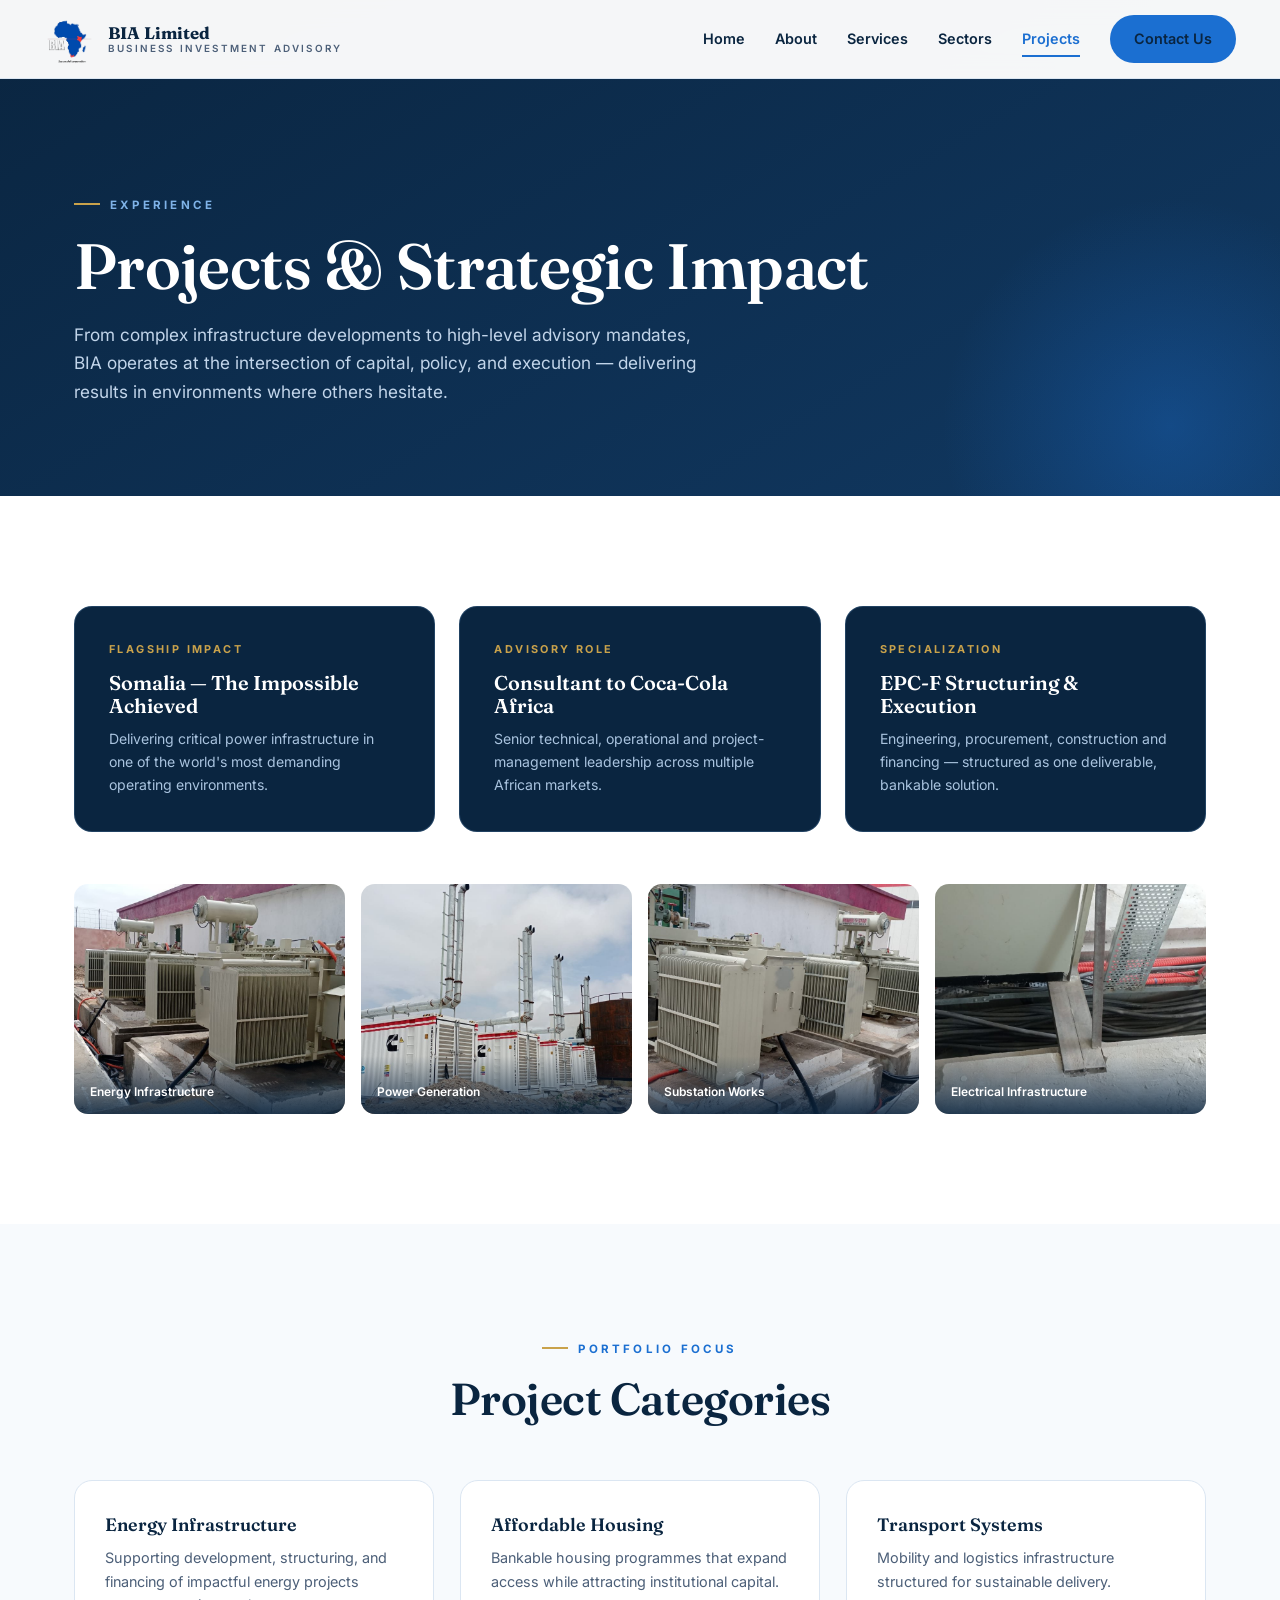
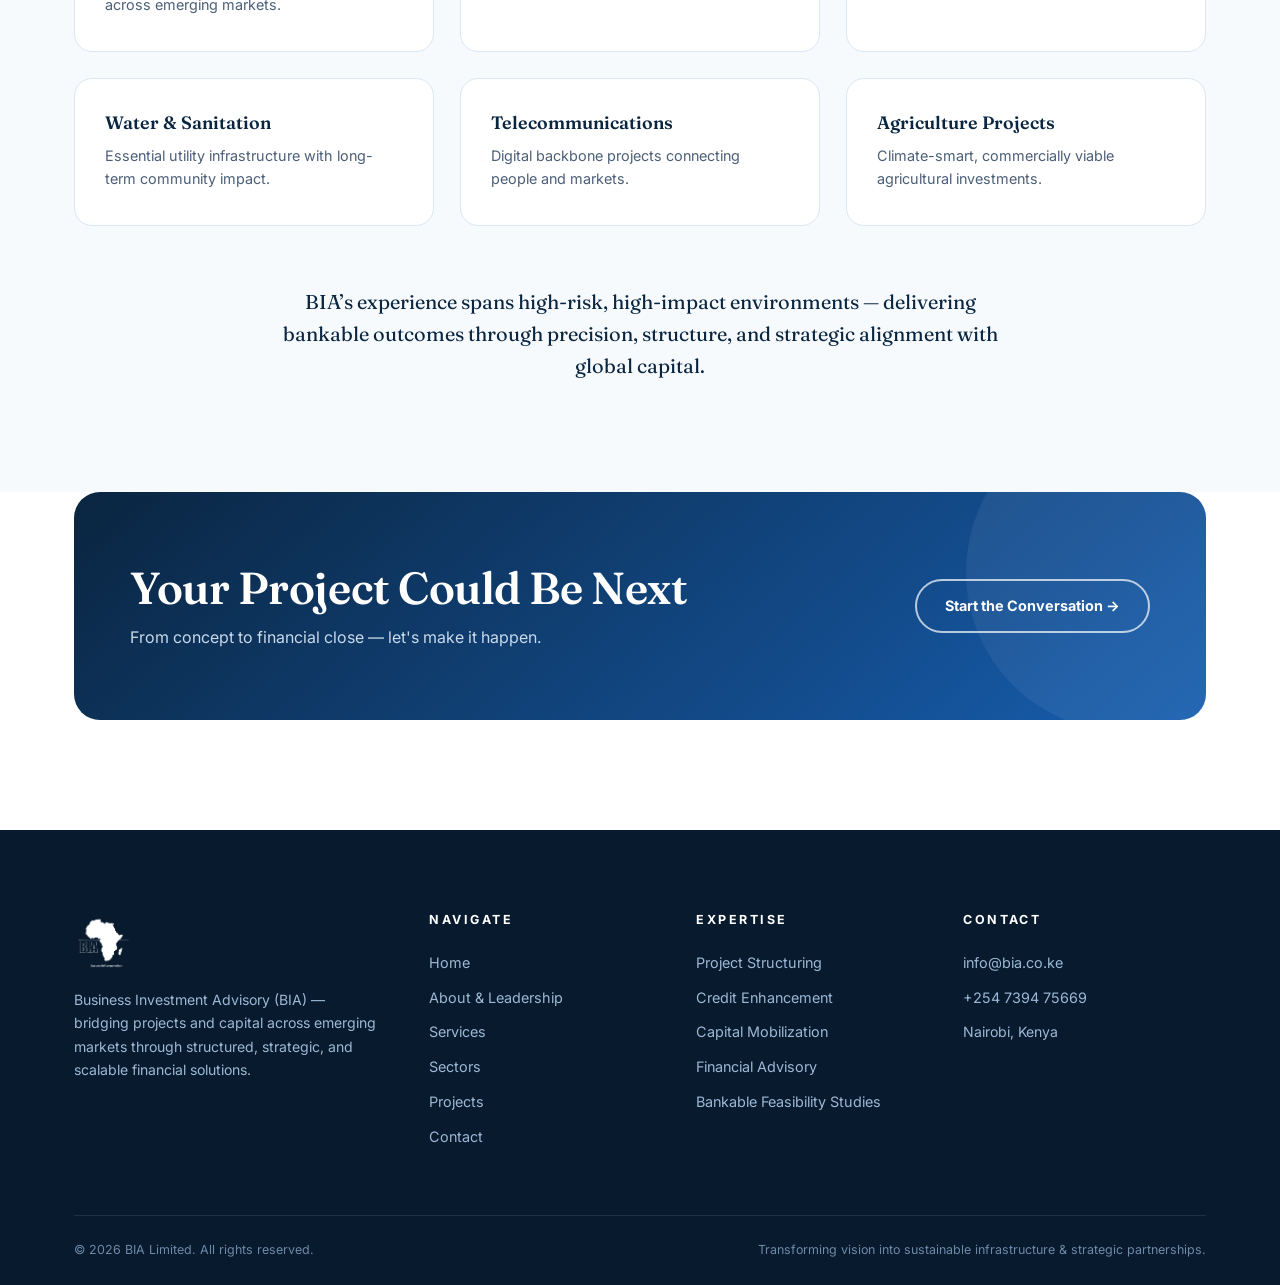
<file: projects.html>
<!doctype html>
<html lang="en">
<head>
<meta charset="utf-8">
<meta name="viewport" content="width=device-width, initial-scale=1">
<title>Projects & Strategic Impact | BIA — Business Investment Advisory</title>
<meta name="description" content="BIA projects and strategic impact: Somalia power infrastructure, Coca-Cola Africa advisory, EPC-F structuring across energy, housing, transport, water, telecoms and agriculture.">
<link rel="icon" type="image/png" href="/assets/img/favicon-32x32.png">
<link rel="preconnect" href="https://fonts.googleapis.com">
<link rel="preconnect" href="https://fonts.gstatic.com" crossorigin>
<link href="https://fonts.googleapis.com/css2?family=Fraunces:wght@500;600;700&family=Inter:wght@400;500;600;700&display=swap" rel="stylesheet">
<link rel="stylesheet" href="/assets/css/style.css">
</head>
<body>
<header class="header">
  <div class="header-inner">
    <a href="/" class="brand">
      <img src="/assets/img/bia-logo.png" alt="BIA — Business Investment Advisory logo">
      <span class="brand-name">BIA Limited<span>Business Investment Advisory</span></span>
    </a>
    <nav class="nav">
      <a href="/" class="">Home</a>
      <a href="/about.html" class="">About</a>
      <a href="/services.html" class="">Services</a>
      <a href="/sectors.html" class="">Sectors</a>
      <a href="/projects.html" class="active">Projects</a>
      <a href="/contact.html" class="btn btn-primary">Contact Us</a>
    </nav>
    <button class="burger" aria-label="Open menu">&#9776;</button>
  </div>
</header>

<section class="page-hero">
  <div class="wrap">
    <span class="kicker" style="color:var(--sky)">Experience</span>
    <h1 class="h-xl">Projects &amp; Strategic Impact</h1>
    <p class="lead" style="margin-top:18px">From complex infrastructure developments to high-level advisory mandates,
    BIA operates at the intersection of capital, policy, and execution — delivering results in environments where others hesitate.</p>
  </div>
</section>

<section class="section">
  <div class="wrap">
    <div class="impact" style="margin-top:0">
      <div class="impact-card reveal"><span class="tag">Flagship Impact</span><h3>Somalia — The Impossible Achieved</h3>
        <p>Delivering critical power infrastructure in one of the world's most demanding operating environments.</p></div>
      <div class="impact-card reveal"><span class="tag">Advisory Role</span><h3>Consultant to Coca-Cola Africa</h3>
        <p>Senior technical, operational and project-management leadership across multiple African markets.</p></div>
      <div class="impact-card reveal"><span class="tag">Specialization</span><h3>EPC-F Structuring &amp; Execution</h3>
        <p>Engineering, procurement, construction and financing — structured as one deliverable, bankable solution.</p></div>
    </div>

    <div class="gallery">
      <figure class="reveal"><img src="/assets/img/project-1.jpg" alt="Power transformer installation"><figcaption>Energy Infrastructure</figcaption></figure>
      <figure class="reveal"><img src="/assets/img/project-2.jpg" alt="Power generation units on site"><figcaption>Power Generation</figcaption></figure>
      <figure class="reveal"><img src="/assets/img/project-3.jpg" alt="Substation equipment"><figcaption>Substation Works</figcaption></figure>
      <figure class="reveal"><img src="/assets/img/project-4.jpg" alt="Electrical cable infrastructure"><figcaption>Electrical Infrastructure</figcaption></figure>
    </div>
  </div>
</section>

<section class="section alt">
  <div class="wrap">
    <div class="center reveal">
      <span class="kicker">Portfolio Focus</span>
      <h2 class="h-lg">Project Categories</h2>
    </div>
    <div class="cards c3">
      <div class="card reveal"><h3>Energy Infrastructure</h3><p>Supporting development, structuring, and financing of impactful energy projects across emerging markets.</p></div>
      <div class="card reveal"><h3>Affordable Housing</h3><p>Bankable housing programmes that expand access while attracting institutional capital.</p></div>
      <div class="card reveal"><h3>Transport Systems</h3><p>Mobility and logistics infrastructure structured for sustainable delivery.</p></div>
      <div class="card reveal"><h3>Water &amp; Sanitation</h3><p>Essential utility infrastructure with long-term community impact.</p></div>
      <div class="card reveal"><h3>Telecommunications</h3><p>Digital backbone projects connecting people and markets.</p></div>
      <div class="card reveal"><h3>Agriculture Projects</h3><p>Climate-smart, commercially viable agricultural investments.</p></div>
    </div>
    <div class="center reveal" style="margin-top:60px;max-width:720px;margin-left:auto;margin-right:auto">
      <p style="font-family:var(--serif);font-size:1.25rem;color:var(--navy);line-height:1.6">BIA&rsquo;s experience spans high-risk,
      high-impact environments — delivering bankable outcomes through precision, structure, and strategic alignment with global capital.</p>
    </div>
  </div>
</section>

<section class="section" style="padding-top:0">
  <div class="wrap">
    <div class="cta reveal">
      <div><h2 class="h-lg">Your Project Could Be Next</h2><p>From concept to financial close — let's make it happen.</p></div>
      <a href="/contact.html" class="btn btn-outline" style="border-width:2px">Start the Conversation &rarr;</a>
    </div>
  </div>
</section>

<footer class="footer">
  <div class="wrap">
    <div class="footer-grid">
      <div>
        <img src="/assets/img/bia-logo.png" alt="BIA logo" style="filter:brightness(0) invert(1)">
        <p>Business Investment Advisory (BIA) — bridging projects and capital across emerging markets through structured, strategic, and scalable financial solutions.</p>
      </div>
      <div>
        <h4>Navigate</h4>
        <a href="/">Home</a>
        <a href="/about.html">About &amp; Leadership</a>
        <a href="/services.html">Services</a>
        <a href="/sectors.html">Sectors</a>
        <a href="/projects.html">Projects</a>
        <a href="/contact.html">Contact</a>
      </div>
      <div>
        <h4>Expertise</h4>
        <a href="/services.html">Project Structuring</a>
        <a href="/services.html">Credit Enhancement</a>
        <a href="/services.html">Capital Mobilization</a>
        <a href="/services.html">Financial Advisory</a>
        <a href="/sectors.html">Bankable Feasibility Studies</a>
      </div>
      <div>
        <h4>Contact</h4>
        <a href="mailto:info@bia.co.ke">info@bia.co.ke</a>
        <a href="tel:+254739475669">+254 7394 75669</a>
        <p style="margin-top:10px">Nairobi, Kenya</p>
      </div>
    </div>
    <div class="footer-bottom">
      <span>&copy; 2026 BIA Limited. All rights reserved.</span>
      <span>Transforming vision into sustainable infrastructure &amp; strategic partnerships.</span>
    </div>
  </div>
</footer>
<script src="/assets/js/main.js"></script>
</body>
</html>
</file>
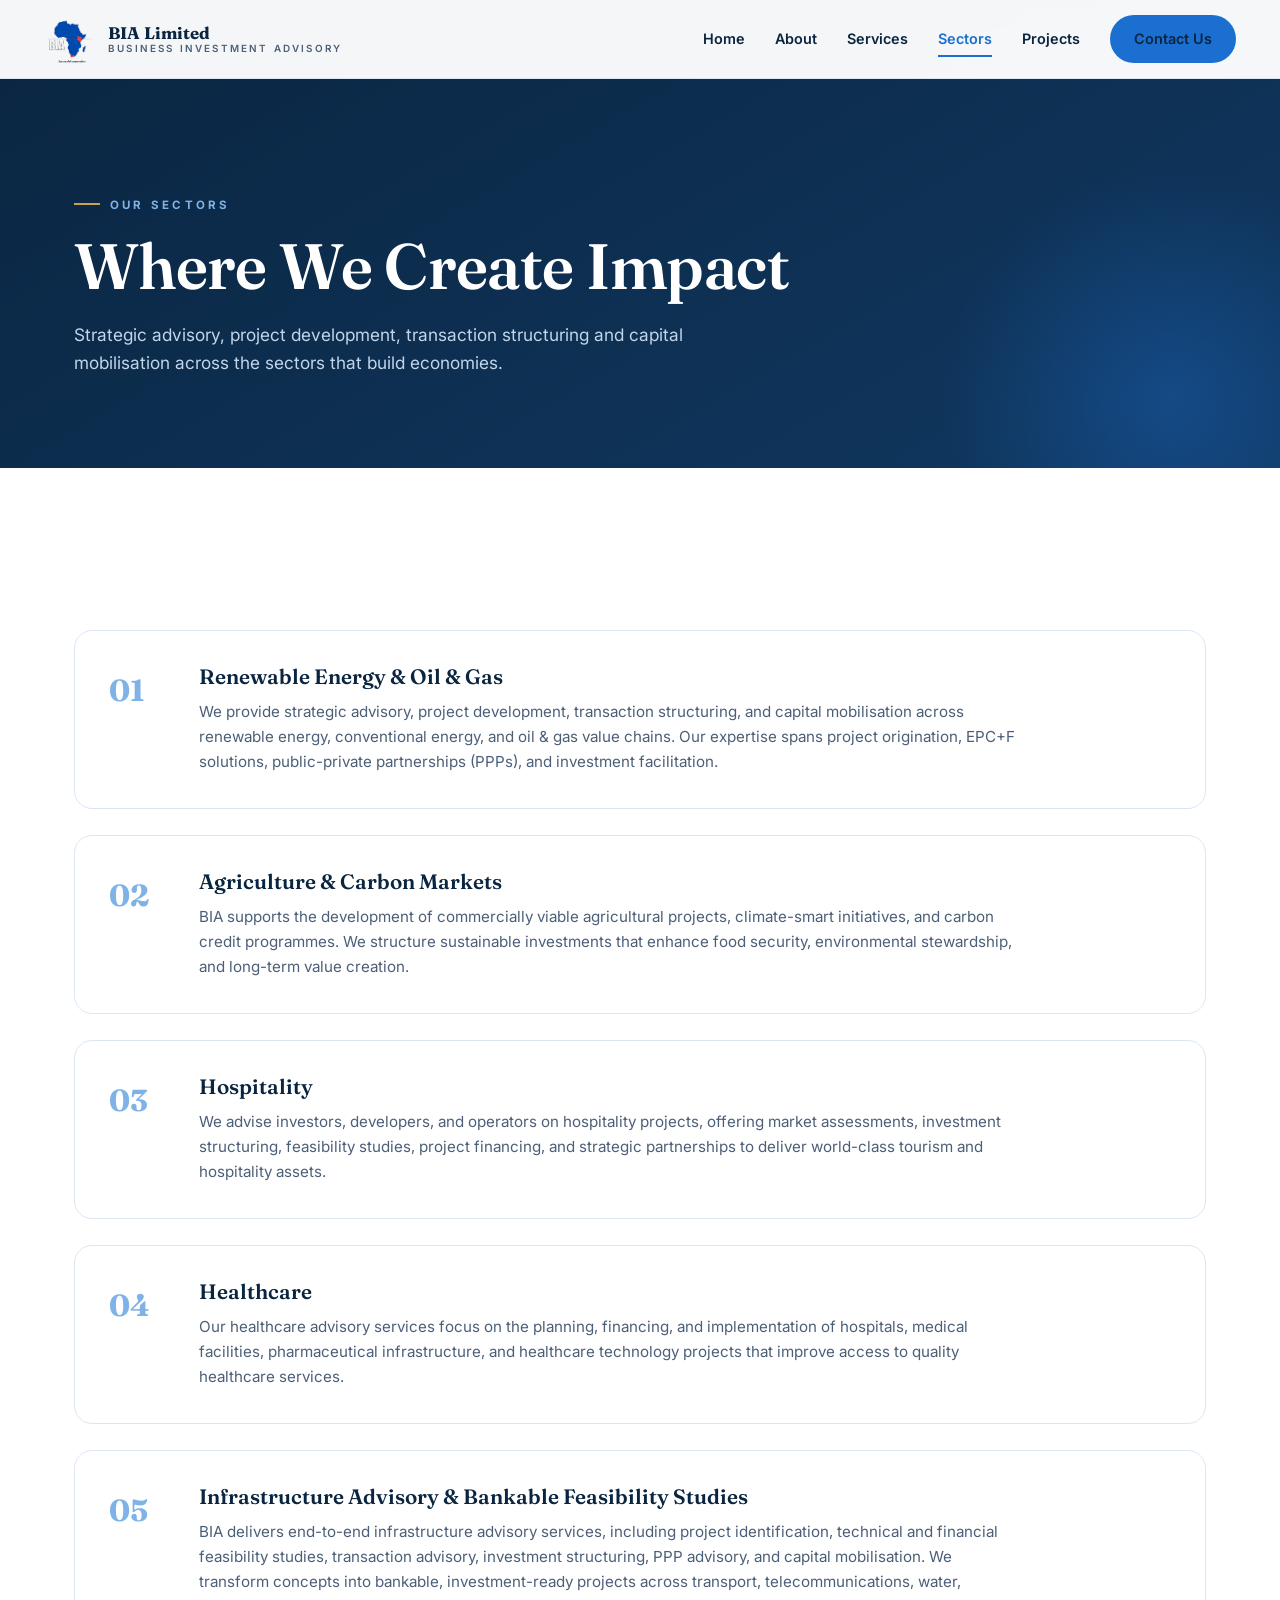
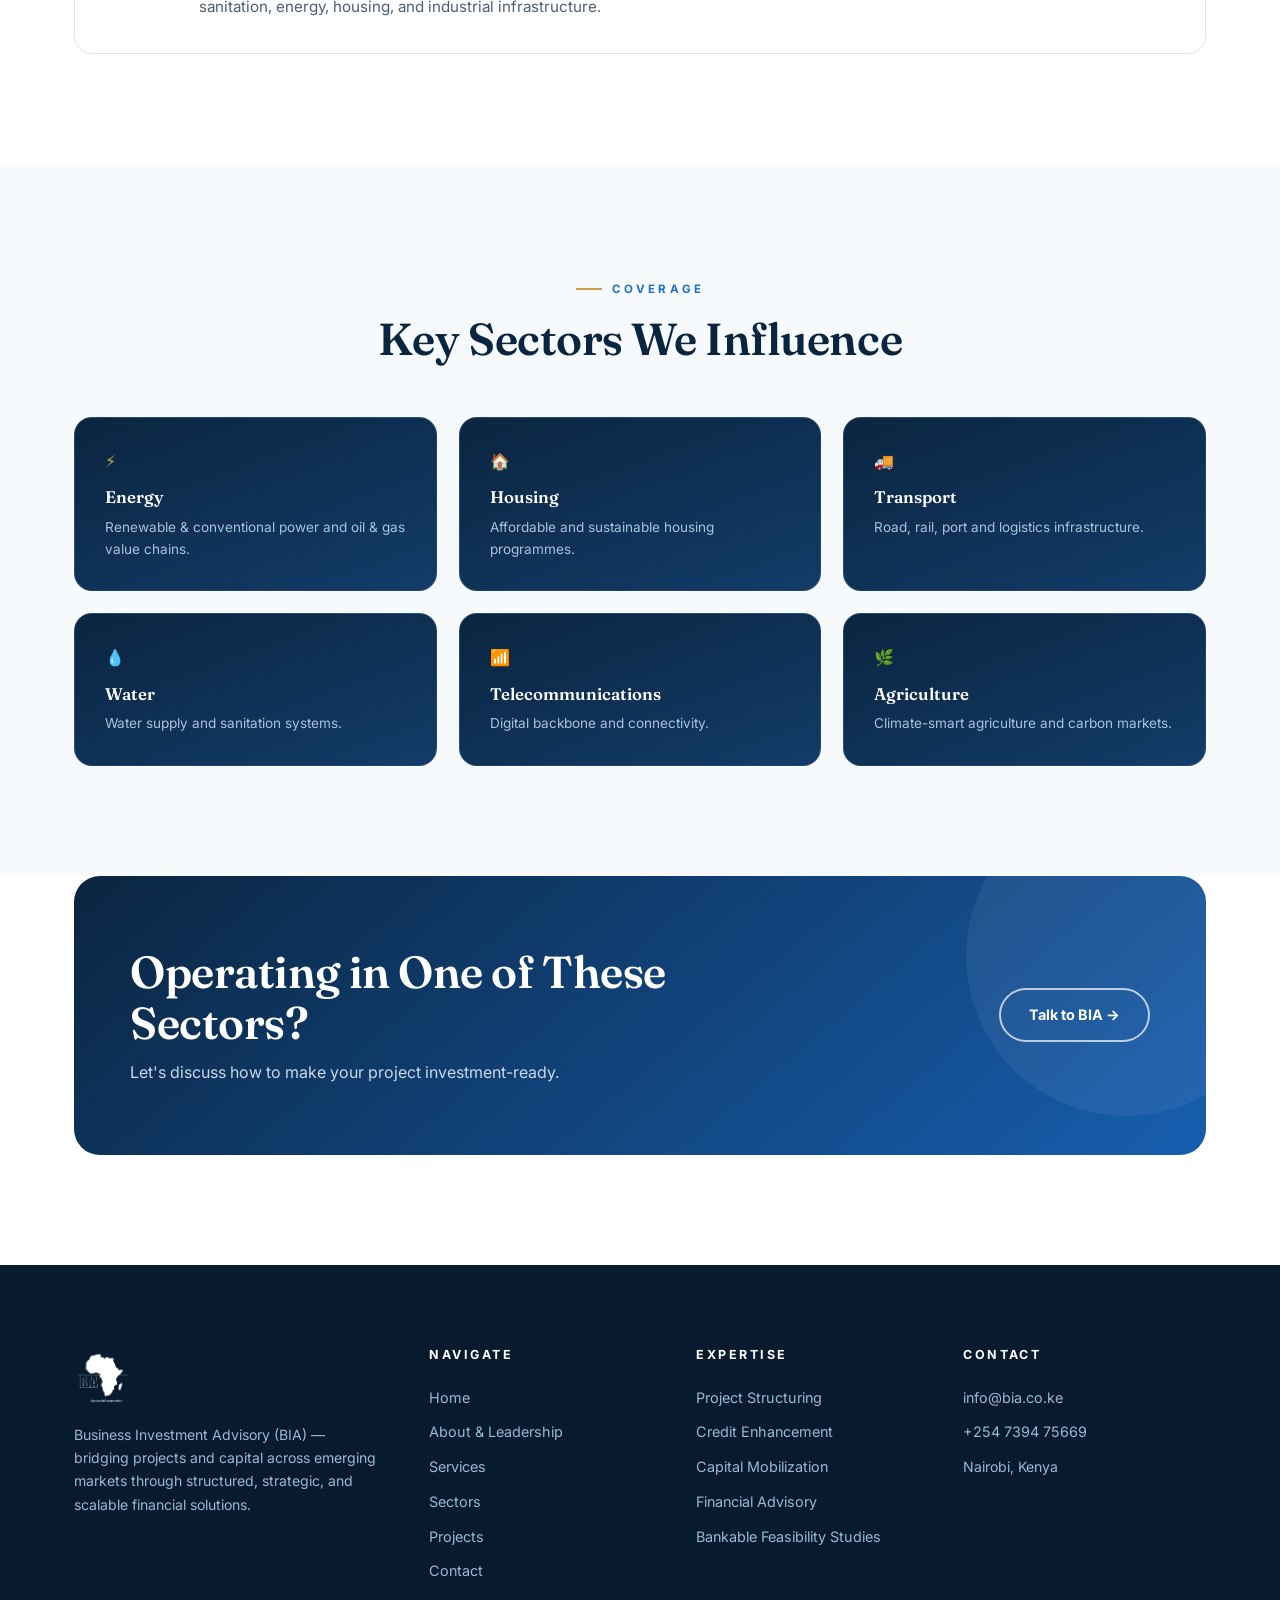
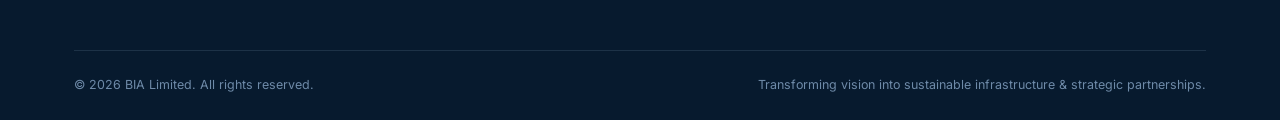
<file: sectors.html>
<!doctype html>
<html lang="en">
<head>
<meta charset="utf-8">
<meta name="viewport" content="width=device-width, initial-scale=1">
<title>Sectors — Energy, Agriculture, Hospitality, Healthcare & Infrastructure | BIA — Business Investment Advisory</title>
<meta name="description" content="BIA sectors: renewable energy & oil & gas, agriculture & carbon markets, hospitality, healthcare, and infrastructure advisory with bankable feasibility studies.">
<link rel="icon" type="image/png" href="/assets/img/favicon-32x32.png">
<link rel="preconnect" href="https://fonts.googleapis.com">
<link rel="preconnect" href="https://fonts.gstatic.com" crossorigin>
<link href="https://fonts.googleapis.com/css2?family=Fraunces:wght@500;600;700&family=Inter:wght@400;500;600;700&display=swap" rel="stylesheet">
<link rel="stylesheet" href="/assets/css/style.css">
</head>
<body>
<header class="header">
  <div class="header-inner">
    <a href="/" class="brand">
      <img src="/assets/img/bia-logo.png" alt="BIA — Business Investment Advisory logo">
      <span class="brand-name">BIA Limited<span>Business Investment Advisory</span></span>
    </a>
    <nav class="nav">
      <a href="/" class="">Home</a>
      <a href="/about.html" class="">About</a>
      <a href="/services.html" class="">Services</a>
      <a href="/sectors.html" class="active">Sectors</a>
      <a href="/projects.html" class="">Projects</a>
      <a href="/contact.html" class="btn btn-primary">Contact Us</a>
    </nav>
    <button class="burger" aria-label="Open menu">&#9776;</button>
  </div>
</header>

<section class="page-hero">
  <div class="wrap">
    <span class="kicker" style="color:var(--sky)">Our Sectors</span>
    <h1 class="h-xl">Where We Create Impact</h1>
    <p class="lead" style="margin-top:18px">Strategic advisory, project development, transaction structuring and capital
    mobilisation across the sectors that build economies.</p>
  </div>
</section>

<section class="section">
  <div class="wrap">
    <div class="sector-list">
      <div class="sector-row reveal"><div class="num">01</div><div>
        <h3>Renewable Energy &amp; Oil &amp; Gas</h3>
        <p>We provide strategic advisory, project development, transaction structuring, and capital mobilisation across
        renewable energy, conventional energy, and oil &amp; gas value chains. Our expertise spans project origination,
        EPC+F solutions, public-private partnerships (PPPs), and investment facilitation.</p></div></div>
      <div class="sector-row reveal"><div class="num">02</div><div>
        <h3>Agriculture &amp; Carbon Markets</h3>
        <p>BIA supports the development of commercially viable agricultural projects, climate-smart initiatives, and carbon
        credit programmes. We structure sustainable investments that enhance food security, environmental stewardship, and
        long-term value creation.</p></div></div>
      <div class="sector-row reveal"><div class="num">03</div><div>
        <h3>Hospitality</h3>
        <p>We advise investors, developers, and operators on hospitality projects, offering market assessments, investment
        structuring, feasibility studies, project financing, and strategic partnerships to deliver world-class tourism and
        hospitality assets.</p></div></div>
      <div class="sector-row reveal"><div class="num">04</div><div>
        <h3>Healthcare</h3>
        <p>Our healthcare advisory services focus on the planning, financing, and implementation of hospitals, medical
        facilities, pharmaceutical infrastructure, and healthcare technology projects that improve access to quality
        healthcare services.</p></div></div>
      <div class="sector-row reveal"><div class="num">05</div><div>
        <h3>Infrastructure Advisory &amp; Bankable Feasibility Studies</h3>
        <p>BIA delivers end-to-end infrastructure advisory services, including project identification, technical and
        financial feasibility studies, transaction advisory, investment structuring, PPP advisory, and capital mobilisation.
        We transform concepts into bankable, investment-ready projects across transport, telecommunications, water,
        sanitation, energy, housing, and industrial infrastructure.</p></div></div>
    </div>
  </div>
</section>

<section class="section alt">
  <div class="wrap">
    <div class="center reveal">
      <span class="kicker">Coverage</span>
      <h2 class="h-lg">Key Sectors We Influence</h2>
    </div>
    <div class="sector-grid">
      <div class="sector reveal"><div class="ico">&#9889;</div><h3>Energy</h3><p>Renewable &amp; conventional power and oil &amp; gas value chains.</p></div>
      <div class="sector reveal"><div class="ico">&#127968;</div><h3>Housing</h3><p>Affordable and sustainable housing programmes.</p></div>
      <div class="sector reveal"><div class="ico">&#128666;</div><h3>Transport</h3><p>Road, rail, port and logistics infrastructure.</p></div>
      <div class="sector reveal"><div class="ico">&#128167;</div><h3>Water</h3><p>Water supply and sanitation systems.</p></div>
      <div class="sector reveal"><div class="ico">&#128246;</div><h3>Telecommunications</h3><p>Digital backbone and connectivity.</p></div>
      <div class="sector reveal"><div class="ico">&#127807;</div><h3>Agriculture</h3><p>Climate-smart agriculture and carbon markets.</p></div>
    </div>
  </div>
</section>

<section class="section" style="padding-top:0">
  <div class="wrap">
    <div class="cta reveal">
      <div><h2 class="h-lg">Operating in One of These Sectors?</h2><p>Let's discuss how to make your project investment-ready.</p></div>
      <a href="/contact.html" class="btn btn-outline" style="border-width:2px">Talk to BIA &rarr;</a>
    </div>
  </div>
</section>

<footer class="footer">
  <div class="wrap">
    <div class="footer-grid">
      <div>
        <img src="/assets/img/bia-logo.png" alt="BIA logo" style="filter:brightness(0) invert(1)">
        <p>Business Investment Advisory (BIA) — bridging projects and capital across emerging markets through structured, strategic, and scalable financial solutions.</p>
      </div>
      <div>
        <h4>Navigate</h4>
        <a href="/">Home</a>
        <a href="/about.html">About &amp; Leadership</a>
        <a href="/services.html">Services</a>
        <a href="/sectors.html">Sectors</a>
        <a href="/projects.html">Projects</a>
        <a href="/contact.html">Contact</a>
      </div>
      <div>
        <h4>Expertise</h4>
        <a href="/services.html">Project Structuring</a>
        <a href="/services.html">Credit Enhancement</a>
        <a href="/services.html">Capital Mobilization</a>
        <a href="/services.html">Financial Advisory</a>
        <a href="/sectors.html">Bankable Feasibility Studies</a>
      </div>
      <div>
        <h4>Contact</h4>
        <a href="mailto:info@bia.co.ke">info@bia.co.ke</a>
        <a href="tel:+254739475669">+254 7394 75669</a>
        <p style="margin-top:10px">Nairobi, Kenya</p>
      </div>
    </div>
    <div class="footer-bottom">
      <span>&copy; 2026 BIA Limited. All rights reserved.</span>
      <span>Transforming vision into sustainable infrastructure &amp; strategic partnerships.</span>
    </div>
  </div>
</footer>
<script src="/assets/js/main.js"></script>
</body>
</html>
</file>
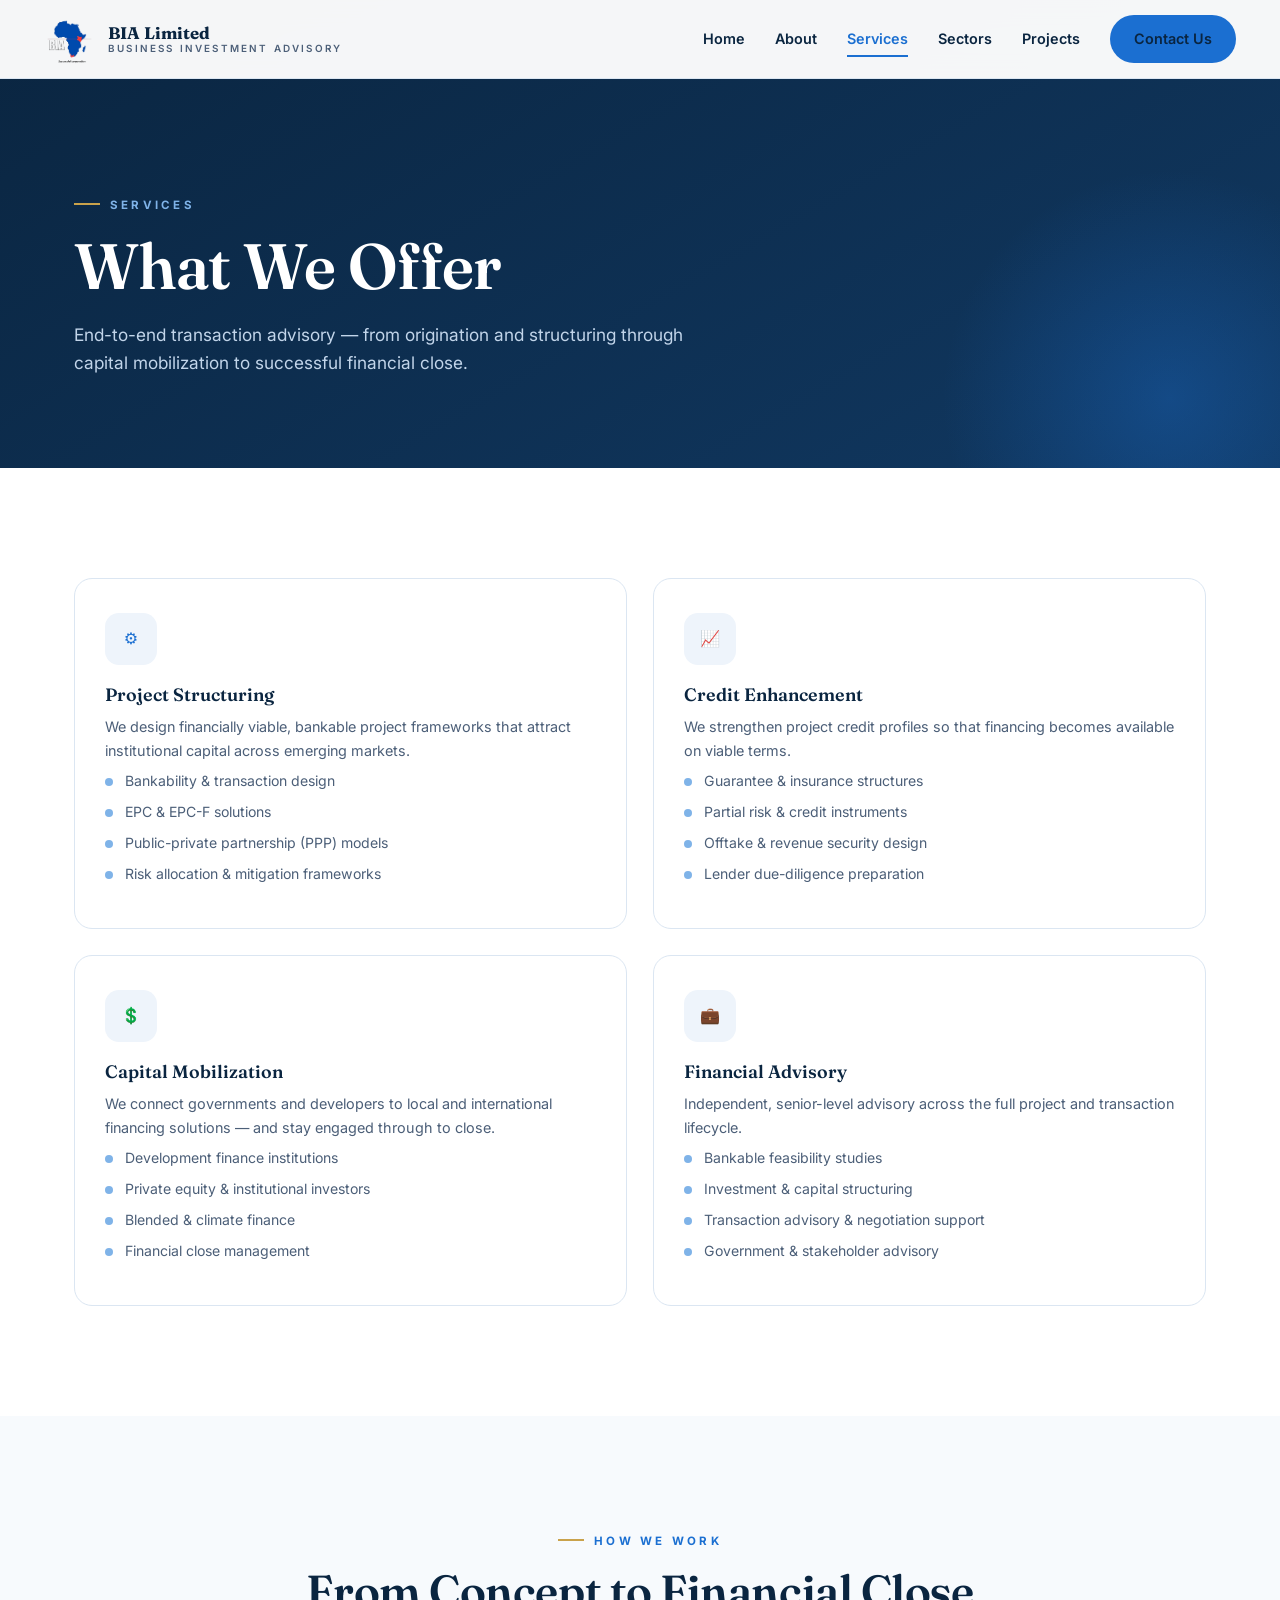
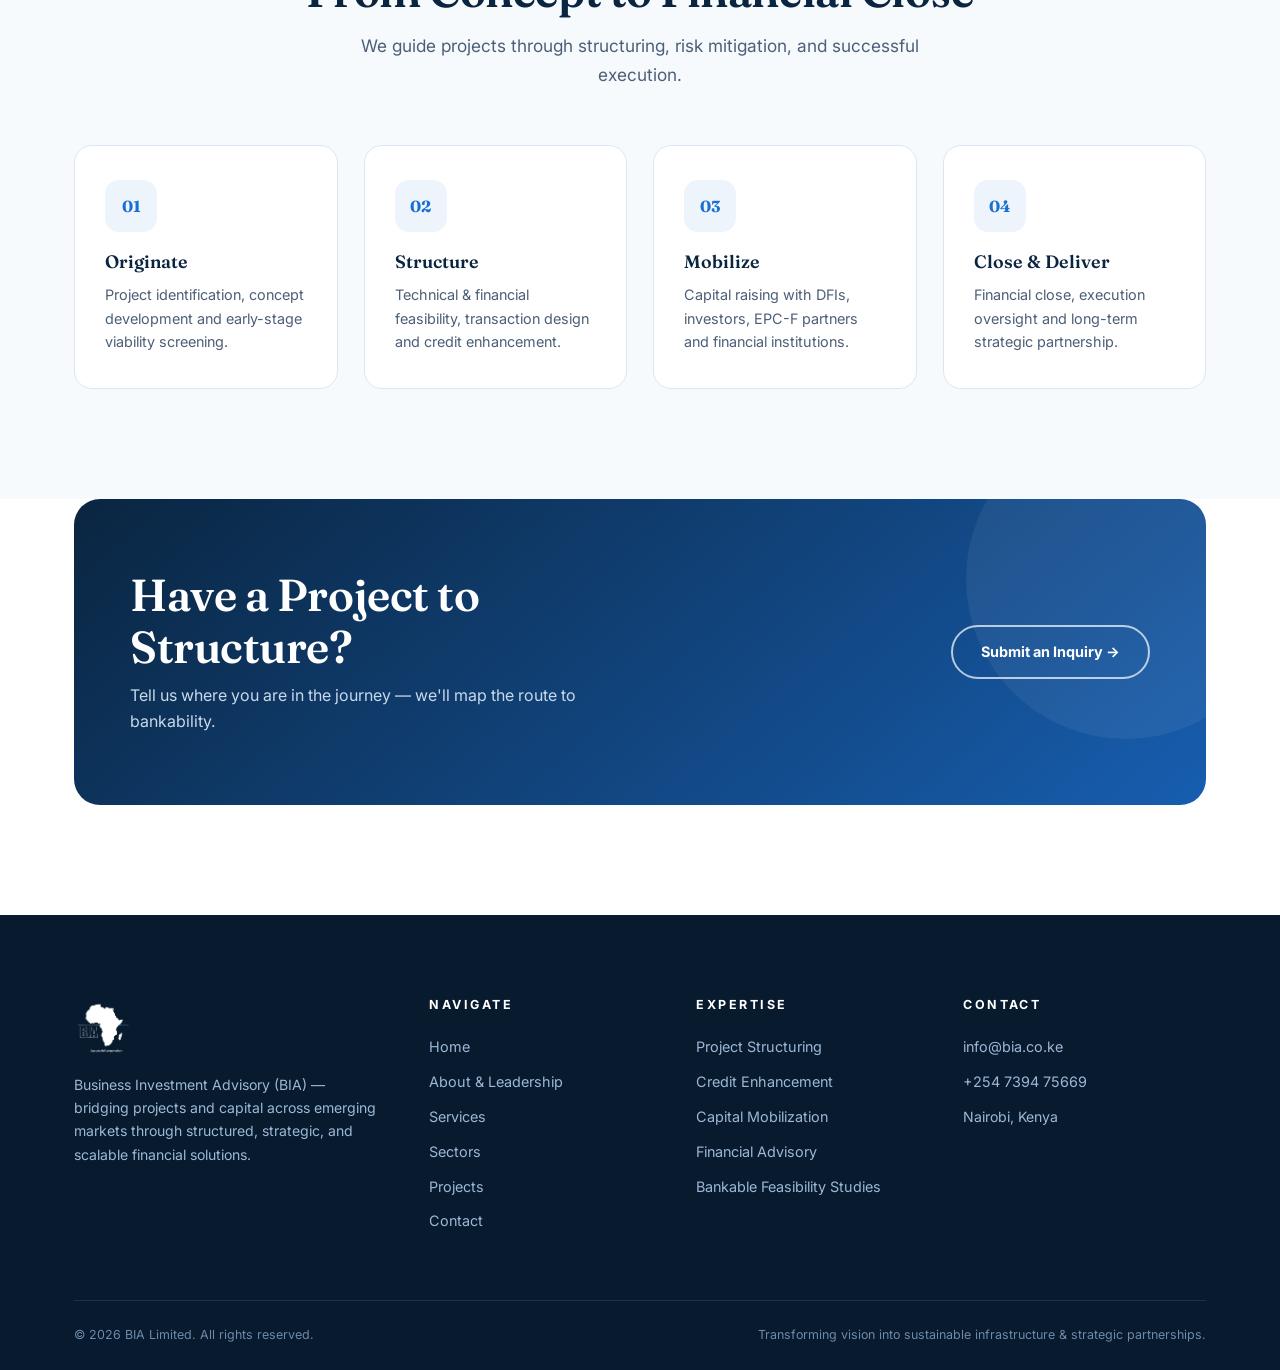
<file: services.html>
<!doctype html>
<html lang="en">
<head>
<meta charset="utf-8">
<meta name="viewport" content="width=device-width, initial-scale=1">
<title>Services — Project Structuring, Credit Enhancement & Capital Mobilization | BIA — Business Investment Advisory</title>
<meta name="description" content="BIA services: project structuring, credit enhancement, capital mobilization and financial advisory for infrastructure projects across emerging markets.">
<link rel="icon" type="image/png" href="/assets/img/favicon-32x32.png">
<link rel="preconnect" href="https://fonts.googleapis.com">
<link rel="preconnect" href="https://fonts.gstatic.com" crossorigin>
<link href="https://fonts.googleapis.com/css2?family=Fraunces:wght@500;600;700&family=Inter:wght@400;500;600;700&display=swap" rel="stylesheet">
<link rel="stylesheet" href="/assets/css/style.css">
</head>
<body>
<header class="header">
  <div class="header-inner">
    <a href="/" class="brand">
      <img src="/assets/img/bia-logo.png" alt="BIA — Business Investment Advisory logo">
      <span class="brand-name">BIA Limited<span>Business Investment Advisory</span></span>
    </a>
    <nav class="nav">
      <a href="/" class="">Home</a>
      <a href="/about.html" class="">About</a>
      <a href="/services.html" class="active">Services</a>
      <a href="/sectors.html" class="">Sectors</a>
      <a href="/projects.html" class="">Projects</a>
      <a href="/contact.html" class="btn btn-primary">Contact Us</a>
    </nav>
    <button class="burger" aria-label="Open menu">&#9776;</button>
  </div>
</header>

<section class="page-hero">
  <div class="wrap">
    <span class="kicker" style="color:var(--sky)">Services</span>
    <h1 class="h-xl">What We Offer</h1>
    <p class="lead" style="margin-top:18px">End-to-end transaction advisory — from origination and structuring
    through capital mobilization to successful financial close.</p>
  </div>
</section>

<section class="section">
  <div class="wrap">
    <div class="cards c2" style="margin-top:0">
      <div class="card reveal"><div class="ico">&#9881;</div><h3>Project Structuring</h3>
        <p>We design financially viable, bankable project frameworks that attract institutional capital across emerging markets.</p>
        <ul><li>Bankability &amp; transaction design</li><li>EPC &amp; EPC-F solutions</li><li>Public-private partnership (PPP) models</li><li>Risk allocation &amp; mitigation frameworks</li></ul></div>
      <div class="card reveal"><div class="ico">&#128200;</div><h3>Credit Enhancement</h3>
        <p>We strengthen project credit profiles so that financing becomes available on viable terms.</p>
        <ul><li>Guarantee &amp; insurance structures</li><li>Partial risk &amp; credit instruments</li><li>Offtake &amp; revenue security design</li><li>Lender due-diligence preparation</li></ul></div>
      <div class="card reveal"><div class="ico">&#128178;</div><h3>Capital Mobilization</h3>
        <p>We connect governments and developers to local and international financing solutions — and stay engaged through to close.</p>
        <ul><li>Development finance institutions</li><li>Private equity &amp; institutional investors</li><li>Blended &amp; climate finance</li><li>Financial close management</li></ul></div>
      <div class="card reveal"><div class="ico">&#128188;</div><h3>Financial Advisory</h3>
        <p>Independent, senior-level advisory across the full project and transaction lifecycle.</p>
        <ul><li>Bankable feasibility studies</li><li>Investment &amp; capital structuring</li><li>Transaction advisory &amp; negotiation support</li><li>Government &amp; stakeholder advisory</li></ul></div>
    </div>
  </div>
</section>

<section class="section alt">
  <div class="wrap">
    <div class="center reveal">
      <span class="kicker">How We Work</span>
      <h2 class="h-lg">From Concept to Financial Close</h2>
      <p class="lead" style="margin-top:16px">We guide projects through structuring, risk mitigation, and successful execution.</p>
    </div>
    <div class="cards">
      <div class="card reveal"><div class="ico"><b style="font-family:var(--serif)">01</b></div><h3>Originate</h3><p>Project identification, concept development and early-stage viability screening.</p></div>
      <div class="card reveal"><div class="ico"><b style="font-family:var(--serif)">02</b></div><h3>Structure</h3><p>Technical &amp; financial feasibility, transaction design and credit enhancement.</p></div>
      <div class="card reveal"><div class="ico"><b style="font-family:var(--serif)">03</b></div><h3>Mobilize</h3><p>Capital raising with DFIs, investors, EPC-F partners and financial institutions.</p></div>
      <div class="card reveal"><div class="ico"><b style="font-family:var(--serif)">04</b></div><h3>Close &amp; Deliver</h3><p>Financial close, execution oversight and long-term strategic partnership.</p></div>
    </div>
  </div>
</section>

<section class="section" style="padding-top:0">
  <div class="wrap">
    <div class="cta reveal">
      <div><h2 class="h-lg">Have a Project to Structure?</h2><p>Tell us where you are in the journey — we'll map the route to bankability.</p></div>
      <a href="/contact.html" class="btn btn-outline" style="border-width:2px">Submit an Inquiry &rarr;</a>
    </div>
  </div>
</section>

<footer class="footer">
  <div class="wrap">
    <div class="footer-grid">
      <div>
        <img src="/assets/img/bia-logo.png" alt="BIA logo" style="filter:brightness(0) invert(1)">
        <p>Business Investment Advisory (BIA) — bridging projects and capital across emerging markets through structured, strategic, and scalable financial solutions.</p>
      </div>
      <div>
        <h4>Navigate</h4>
        <a href="/">Home</a>
        <a href="/about.html">About &amp; Leadership</a>
        <a href="/services.html">Services</a>
        <a href="/sectors.html">Sectors</a>
        <a href="/projects.html">Projects</a>
        <a href="/contact.html">Contact</a>
      </div>
      <div>
        <h4>Expertise</h4>
        <a href="/services.html">Project Structuring</a>
        <a href="/services.html">Credit Enhancement</a>
        <a href="/services.html">Capital Mobilization</a>
        <a href="/services.html">Financial Advisory</a>
        <a href="/sectors.html">Bankable Feasibility Studies</a>
      </div>
      <div>
        <h4>Contact</h4>
        <a href="mailto:info@bia.co.ke">info@bia.co.ke</a>
        <a href="tel:+254739475669">+254 7394 75669</a>
        <p style="margin-top:10px">Nairobi, Kenya</p>
      </div>
    </div>
    <div class="footer-bottom">
      <span>&copy; 2026 BIA Limited. All rights reserved.</span>
      <span>Transforming vision into sustainable infrastructure &amp; strategic partnerships.</span>
    </div>
  </div>
</footer>
<script src="/assets/js/main.js"></script>
</body>
</html>
</file>
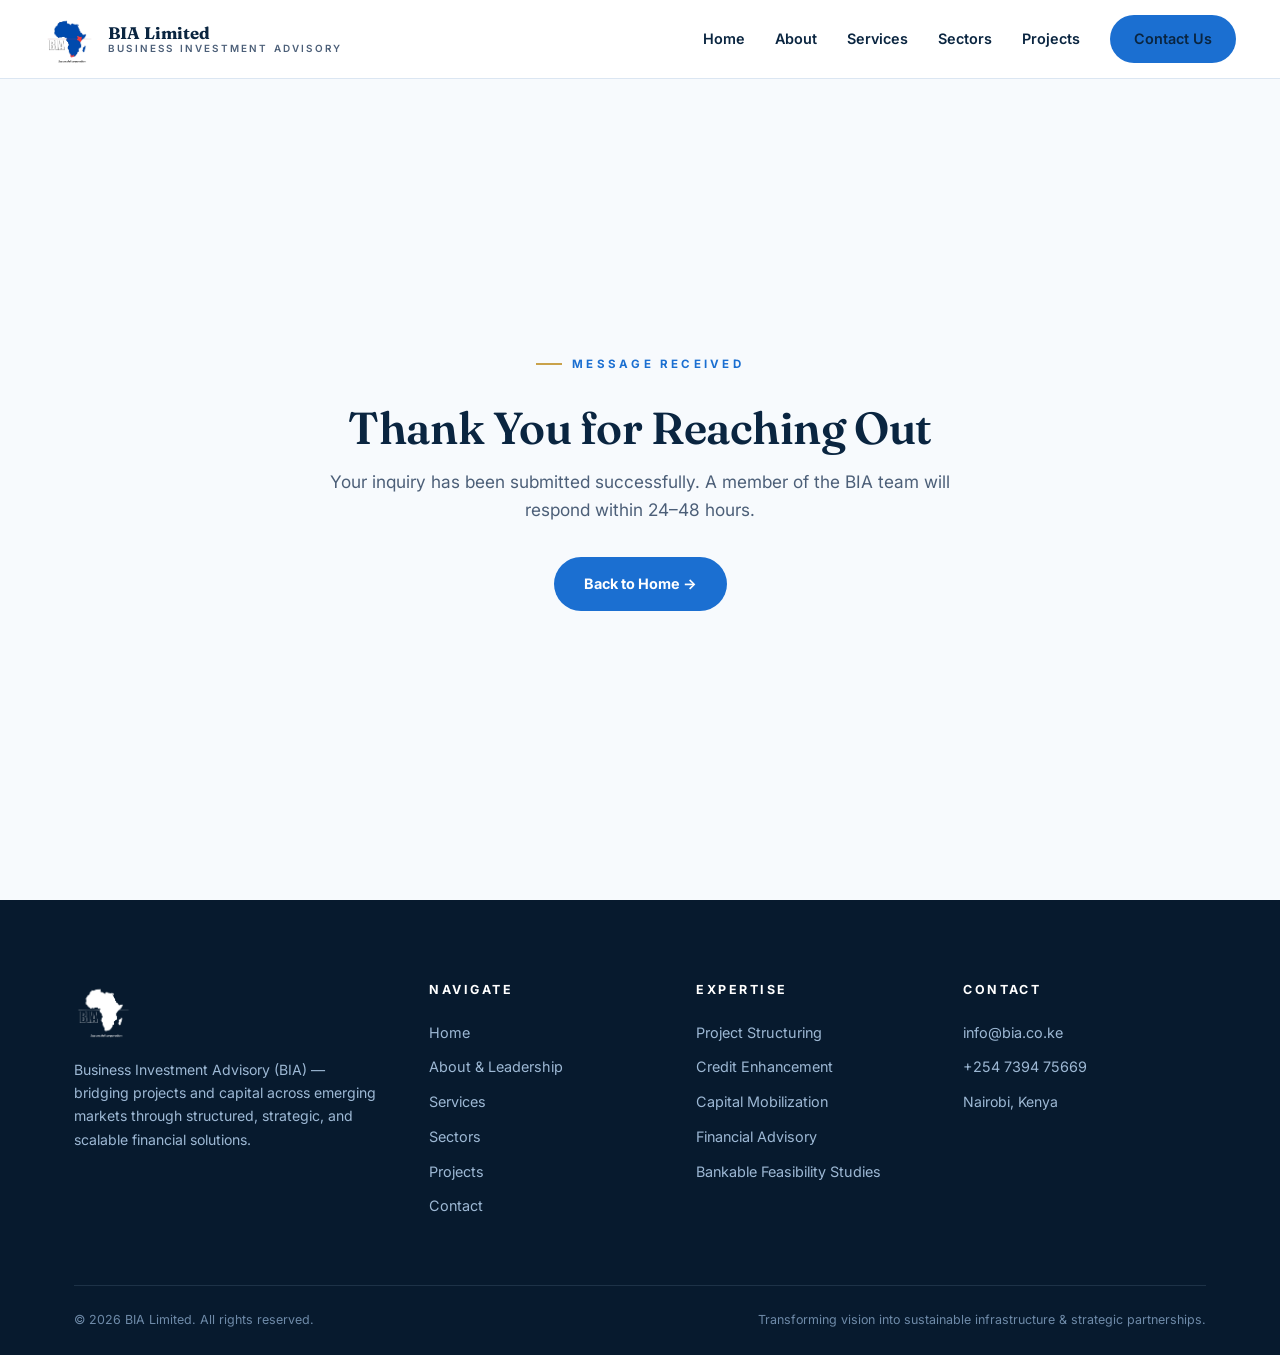
<file: success.html>
<!doctype html>
<html lang="en">
<head>
<meta charset="utf-8">
<meta name="viewport" content="width=device-width, initial-scale=1">
<title>Thank You | BIA — Business Investment Advisory</title>
<meta name="description" content="Your inquiry has been submitted successfully.">
<link rel="icon" type="image/png" href="/assets/img/favicon-32x32.png">
<link rel="preconnect" href="https://fonts.googleapis.com">
<link rel="preconnect" href="https://fonts.gstatic.com" crossorigin>
<link href="https://fonts.googleapis.com/css2?family=Fraunces:wght@500;600;700&family=Inter:wght@400;500;600;700&display=swap" rel="stylesheet">
<link rel="stylesheet" href="/assets/css/style.css">
</head>
<body>
<header class="header">
  <div class="header-inner">
    <a href="/" class="brand">
      <img src="/assets/img/bia-logo.png" alt="BIA — Business Investment Advisory logo">
      <span class="brand-name">BIA Limited<span>Business Investment Advisory</span></span>
    </a>
    <nav class="nav">
      <a href="/" class="">Home</a>
      <a href="/about.html" class="">About</a>
      <a href="/services.html" class="">Services</a>
      <a href="/sectors.html" class="">Sectors</a>
      <a href="/projects.html" class="">Projects</a>
      <a href="/contact.html" class="btn btn-primary">Contact Us</a>
    </nav>
    <button class="burger" aria-label="Open menu">&#9776;</button>
  </div>
</header>

<section class="msg-page">
  <div>
    <span class="kicker">Message Received</span>
    <h1 class="h-lg" style="margin:14px 0">Thank You for Reaching Out</h1>
    <p class="lead" style="margin:0 auto 32px">Your inquiry has been submitted successfully. A member of the BIA team
    will respond within 24&ndash;48 hours.</p>
    <a href="/" class="btn btn-primary">Back to Home &rarr;</a>
  </div>
</section>

<footer class="footer">
  <div class="wrap">
    <div class="footer-grid">
      <div>
        <img src="/assets/img/bia-logo.png" alt="BIA logo" style="filter:brightness(0) invert(1)">
        <p>Business Investment Advisory (BIA) — bridging projects and capital across emerging markets through structured, strategic, and scalable financial solutions.</p>
      </div>
      <div>
        <h4>Navigate</h4>
        <a href="/">Home</a>
        <a href="/about.html">About &amp; Leadership</a>
        <a href="/services.html">Services</a>
        <a href="/sectors.html">Sectors</a>
        <a href="/projects.html">Projects</a>
        <a href="/contact.html">Contact</a>
      </div>
      <div>
        <h4>Expertise</h4>
        <a href="/services.html">Project Structuring</a>
        <a href="/services.html">Credit Enhancement</a>
        <a href="/services.html">Capital Mobilization</a>
        <a href="/services.html">Financial Advisory</a>
        <a href="/sectors.html">Bankable Feasibility Studies</a>
      </div>
      <div>
        <h4>Contact</h4>
        <a href="mailto:info@bia.co.ke">info@bia.co.ke</a>
        <a href="tel:+254739475669">+254 7394 75669</a>
        <p style="margin-top:10px">Nairobi, Kenya</p>
      </div>
    </div>
    <div class="footer-bottom">
      <span>&copy; 2026 BIA Limited. All rights reserved.</span>
      <span>Transforming vision into sustainable infrastructure &amp; strategic partnerships.</span>
    </div>
  </div>
</footer>
<script src="/assets/js/main.js"></script>
</body>
</html>
</file>
<file: assets/css/style.css>
/* ============ BIA — Business Investment Advisory ============ */
:root{
  --navy:#0a2540;
  --navy-2:#0d2f52;
  --navy-3:#123c68;
  --blue:#1b6fd1;
  --blue-2:#3b8ee8;
  --sky:#7fb3e8;
  --ice:#eef4fb;
  --paper:#f7fafd;
  --ink:#16283e;
  --slate:#4c5f78;
  --line:#dbe6f2;
  --gold:#c9a24b;
  --radius:18px;
  --shadow:0 18px 45px rgba(10,37,64,.12);
  --font:"Inter",system-ui,-apple-system,"Segoe UI",Roboto,sans-serif;
  --serif:"Fraunces",Georgia,serif;
}
*{margin:0;padding:0;box-sizing:border-box}
html{scroll-behavior:smooth}
body{font-family:var(--font);color:var(--ink);background:#fff;line-height:1.65;-webkit-font-smoothing:antialiased}
img{max-width:100%;display:block}
a{color:var(--blue);text-decoration:none}
.wrap{max-width:1180px;margin:0 auto;padding:0 24px}
.kicker{display:inline-block;font-size:.72rem;font-weight:700;letter-spacing:.28em;text-transform:uppercase;color:var(--blue);margin-bottom:14px}
.kicker::before{content:"";display:inline-block;width:26px;height:2px;background:var(--gold);vertical-align:middle;margin-right:10px;margin-bottom:3px}
h1,h2,h3{font-family:var(--serif);font-weight:600;line-height:1.15;color:var(--navy)}
.h-xl{font-size:clamp(2.4rem,5.2vw,4rem);letter-spacing:-.01em}
.h-lg{font-size:clamp(1.9rem,3.6vw,2.8rem);letter-spacing:-.01em}
.h-md{font-size:1.35rem}
.lead{font-size:1.08rem;color:var(--slate);max-width:640px}
.center{text-align:center}
.center .lead{margin:0 auto}

/* ---------- Header ---------- */
.header{position:fixed;top:0;left:0;right:0;z-index:100;background:rgba(255,255,255,.96);backdrop-filter:blur(12px);border-bottom:1px solid var(--line);transition:box-shadow .3s}
.header.scrolled{box-shadow:0 8px 30px rgba(10,37,64,.10)}
.header-inner{display:flex;align-items:center;justify-content:space-between;height:78px;max-width:1240px;margin:0 auto;padding:0 24px}
.brand{display:flex;align-items:center;gap:12px}
.brand img{height:52px;width:auto}
.brand-name{font-family:var(--serif);font-size:1.05rem;font-weight:700;color:var(--navy);line-height:1.2}
.brand-name span{display:block;font-family:var(--font);font-size:.62rem;font-weight:600;letter-spacing:.22em;text-transform:uppercase;color:var(--slate)}
.nav{display:flex;align-items:center;gap:30px}
.nav a{font-size:.9rem;font-weight:600;color:var(--navy);position:relative;padding:6px 0}
.nav a::after{content:"";position:absolute;left:0;bottom:0;height:2px;width:0;background:var(--blue);transition:width .25s}
.nav a:hover::after,.nav a.active::after{width:100%}
.nav a.active{color:var(--blue)}
.btn{display:inline-flex;align-items:center;gap:8px;padding:13px 28px;border-radius:999px;font-size:.9rem;font-weight:700;transition:.25s;border:2px solid transparent;cursor:pointer}
.btn-primary{background:var(--blue);color:#fff}
.btn-primary:hover{background:var(--navy);transform:translateY(-2px);box-shadow:0 12px 26px rgba(27,111,209,.35)}
.btn-outline{border-color:rgba(255,255,255,.7);color:#fff}
.btn-outline:hover{background:#fff;color:var(--navy)}
.btn-navy{background:var(--navy);color:#fff}
.btn-navy:hover{background:var(--blue);transform:translateY(-2px)}
.nav .btn{padding:10px 22px}
.burger{display:none;background:none;border:none;font-size:1.6rem;color:var(--navy);cursor:pointer}
@media(max-width:900px){
  .nav{position:fixed;top:78px;right:-100%;width:min(320px,85%);height:calc(100vh - 78px);background:#fff;flex-direction:column;align-items:flex-start;padding:34px 28px;gap:20px;box-shadow:-12px 0 40px rgba(10,37,64,.15);transition:right .3s}
  .nav.open{right:0}
  .burger{display:block}
}

/* ---------- Hero slider ---------- */
.hero{position:relative;min-height:100vh;display:flex;align-items:flex-end;color:#fff;overflow:hidden;background:var(--navy)}
.hero-slide{position:absolute;inset:0;opacity:0;transition:opacity 1.2s ease}
.hero-slide.active{opacity:1}
.hero-slide img{width:100%;height:100%;object-fit:cover;transform:scale(1.06);transition:transform 6s ease}
.hero-slide.active img{transform:scale(1)}
.hero::after{content:"";position:absolute;inset:0;background:linear-gradient(180deg,rgba(10,37,64,.55) 0%,rgba(10,37,64,.35) 45%,rgba(10,37,64,.92) 100%)}
.hero-content{position:relative;z-index:2;width:100%;padding:170px 0 96px}
.hero-tag{display:inline-block;font-size:.72rem;font-weight:700;letter-spacing:.3em;text-transform:uppercase;color:var(--sky);margin-bottom:20px;border:1px solid rgba(127,179,232,.4);padding:8px 18px;border-radius:999px}
.hero h1{color:#fff;max-width:760px;margin-bottom:20px}
.hero p{color:#c9d9ec;max-width:560px;font-size:1.05rem;margin-bottom:34px}
.hero-dots{position:absolute;z-index:3;right:34px;bottom:40px;display:flex;gap:10px}
.hero-dots button{width:34px;height:4px;border:none;border-radius:2px;background:rgba(255,255,255,.3);cursor:pointer;transition:.3s}
.hero-dots button.active{background:var(--gold)}

/* ---------- Stats strip ---------- */
.stats{background:var(--navy);color:#fff;padding:56px 0}
.stats-grid{display:grid;grid-template-columns:repeat(4,1fr);gap:30px;text-align:center}
.stat b{display:block;font-family:var(--serif);font-size:2.6rem;font-weight:700;color:var(--sky)}
.stat span{font-size:.78rem;letter-spacing:.16em;text-transform:uppercase;color:#a9c3de}
@media(max-width:760px){.stats-grid{grid-template-columns:repeat(2,1fr)}}

/* ---------- Sections ---------- */
.section{padding:110px 0}
.section.alt{background:var(--paper)}
.split{display:grid;grid-template-columns:1.05fr .95fr;gap:70px;align-items:center}
@media(max-width:900px){.split{grid-template-columns:1fr;gap:44px}}
.approach{background:#fff;border:1px solid var(--line);border-radius:var(--radius);padding:38px;box-shadow:var(--shadow)}
.approach-item{border-left:3px solid var(--blue);padding-left:20px;margin-bottom:26px}
.approach-item:last-child{margin-bottom:0}
.approach-item h3{font-size:1.15rem;margin-bottom:6px}
.approach-item p{font-size:.92rem;color:var(--slate)}

/* ---------- Cards ---------- */
.cards{display:grid;grid-template-columns:repeat(4,1fr);gap:26px;margin-top:56px}
.cards.c3{grid-template-columns:repeat(3,1fr)}
.cards.c2{grid-template-columns:repeat(2,1fr)}
@media(max-width:1000px){.cards{grid-template-columns:repeat(2,1fr)}.cards.c3{grid-template-columns:repeat(2,1fr)}}
@media(max-width:620px){.cards,.cards.c3,.cards.c2{grid-template-columns:1fr}}
.card{background:#fff;border:1px solid var(--line);border-radius:var(--radius);padding:34px 30px;transition:.3s;position:relative;overflow:hidden}
.card::before{content:"";position:absolute;top:0;left:0;height:3px;width:0;background:linear-gradient(90deg,var(--blue),var(--gold));transition:width .35s}
.card:hover{transform:translateY(-6px);box-shadow:var(--shadow);border-color:#c6d9ee}
.card:hover::before{width:100%}
.card .ico{width:52px;height:52px;border-radius:14px;background:var(--ice);display:flex;align-items:center;justify-content:center;color:var(--blue);margin-bottom:20px}
.card h3{font-size:1.12rem;margin-bottom:10px}
.card p{font-size:.9rem;color:var(--slate)}
.card ul{list-style:none;margin-top:6px}
.card ul li{font-size:.88rem;color:var(--slate);padding-left:20px;position:relative;margin-bottom:8px}
.card ul li::before{content:"";position:absolute;left:0;top:9px;width:8px;height:8px;border-radius:50%;background:var(--sky)}

/* ---------- Sectors ---------- */
.sector-grid{display:grid;grid-template-columns:repeat(3,1fr);gap:22px;margin-top:52px}
@media(max-width:900px){.sector-grid{grid-template-columns:repeat(2,1fr)}}
@media(max-width:560px){.sector-grid{grid-template-columns:1fr}}
.sector{background:linear-gradient(160deg,var(--navy) 0%,var(--navy-3) 100%);border-radius:var(--radius);padding:30px;color:#dce9f7;border:1px solid rgba(127,179,232,.18);transition:.3s}
.sector:hover{transform:translateY(-5px);border-color:rgba(127,179,232,.5)}
.sector .ico{color:var(--gold);margin-bottom:14px}
.sector h3{color:#fff;font-size:1.05rem;margin-bottom:8px}
.sector p{font-size:.85rem;color:#a9c3de}
.sector-list{display:grid;gap:26px;margin-top:52px}
.sector-row{display:grid;grid-template-columns:64px 1fr;gap:26px;background:#fff;border:1px solid var(--line);border-radius:var(--radius);padding:34px;transition:.3s}
.sector-row:hover{box-shadow:var(--shadow);transform:translateY(-4px)}
.sector-row .num{font-family:var(--serif);font-size:1.9rem;font-weight:700;color:var(--sky)}
.sector-row h3{font-size:1.3rem;margin-bottom:10px}
.sector-row p{color:var(--slate);font-size:.95rem;max-width:820px}

/* ---------- Team ---------- */
.team-leader{display:grid;grid-template-columns:.9fr 1.1fr;gap:60px;align-items:center;background:linear-gradient(150deg,var(--navy) 0%,var(--navy-3) 100%);border-radius:26px;overflow:hidden;color:#e7f0fa;box-shadow:var(--shadow)}
@media(max-width:900px){.team-leader{grid-template-columns:1fr}}
.team-leader .photo{height:100%;min-height:420px}
.team-leader .photo img{width:100%;height:100%;object-fit:cover;object-position:top}
.team-leader .bio{padding:56px 56px 56px 0}
@media(max-width:900px){.team-leader .bio{padding:0 38px 46px}}
.team-leader h3{color:#fff;font-size:1.9rem;margin:6px 0 4px}
.team-leader .role{color:var(--gold);font-weight:600;font-size:.85rem;letter-spacing:.12em;text-transform:uppercase;margin-bottom:18px}
.team-leader p{font-size:.94rem;color:#c2d5ea;margin-bottom:14px}
.exp-tags{display:flex;flex-wrap:wrap;gap:8px;margin-top:18px}
.exp-tags span,.exp-tags a{font-size:.72rem;font-weight:600;letter-spacing:.04em;border:1px solid rgba(127,179,232,.4);color:var(--sky);border-radius:999px;padding:5px 13px}
.exp-tags a{text-decoration:none;cursor:pointer;transition:.2s;display:inline-block}
.exp-tags a:hover{background:var(--blue);color:#fff!important;border-color:var(--blue)!important;transform:translateY(-2px)}
.team-cards{display:grid;grid-template-columns:repeat(2,1fr);gap:28px;margin-top:60px}
@media(max-width:820px){.team-cards{grid-template-columns:1fr}}
.member{background:#fff;border:1px solid var(--line);border-radius:var(--radius);padding:38px;transition:.3s}
.member:hover{transform:translateY(-6px);box-shadow:var(--shadow)}
.member-head{display:flex;align-items:center;gap:20px;margin-bottom:20px}
.avatar{width:84px;height:84px;border-radius:50%;background:linear-gradient(150deg,var(--blue),var(--navy));color:#fff;display:flex;align-items:center;justify-content:center;font-family:var(--serif);font-size:1.7rem;font-weight:700;flex-shrink:0}
.avatar-img{width:84px;height:84px;border-radius:50%;object-fit:cover;object-position:center 18%;flex-shrink:0;border:3px solid var(--ice);box-shadow:0 6px 18px rgba(10,37,64,.18)}
.member h3{font-size:1.25rem;margin-bottom:4px}
.member .role{font-size:.8rem;font-weight:600;color:var(--blue);letter-spacing:.06em;text-transform:uppercase}
.member p{font-size:.9rem;color:var(--slate);margin-bottom:10px}

/* ---------- Impact / gallery ---------- */
.impact{display:grid;grid-template-columns:repeat(3,1fr);gap:24px;margin:52px 0}
@media(max-width:820px){.impact{grid-template-columns:1fr}}
.impact-card{background:var(--navy);color:#fff;border-radius:var(--radius);padding:34px;border:1px solid rgba(127,179,232,.2)}
.impact-card .tag{font-size:.68rem;font-weight:700;letter-spacing:.22em;text-transform:uppercase;color:var(--gold);margin-bottom:12px;display:block}
.impact-card h3{color:#fff;font-size:1.25rem;margin-bottom:10px}
.impact-card p{font-size:.88rem;color:#a9c3de}
.gallery{display:grid;grid-template-columns:repeat(4,1fr);gap:16px;margin-top:52px}
@media(max-width:820px){.gallery{grid-template-columns:repeat(2,1fr)}}
.gallery figure{border-radius:14px;overflow:hidden;position:relative}
.gallery img{height:230px;width:100%;object-fit:cover;transition:transform .5s}
.gallery figure:hover img{transform:scale(1.06)}
.gallery figcaption{position:absolute;left:0;right:0;bottom:0;padding:26px 16px 12px;font-size:.75rem;font-weight:600;color:#fff;background:linear-gradient(transparent,rgba(10,37,64,.85))}

/* ---------- Affiliations ---------- */
.affil{display:grid;grid-template-columns:repeat(2,1fr);gap:26px;margin-top:52px}
@media(max-width:720px){.affil{grid-template-columns:1fr}}
.affil-card{background:#fff;border:1px solid var(--line);border-radius:var(--radius);padding:34px;transition:.3s;cursor:pointer}
.affil-card:hover{transform:translateY(-5px);box-shadow:var(--shadow);border-color:#c6d9ee}
.affil-card h3{font-size:1.15rem;margin-bottom:8px}
.affil-card p{font-size:.9rem;color:var(--slate);margin-bottom:14px}
.affil-card .go{font-size:.8rem;font-weight:700;color:var(--blue);letter-spacing:.06em;text-transform:uppercase}

/* ---------- CTA band ---------- */
.cta{background:linear-gradient(140deg,var(--navy) 0%,var(--blue) 130%);border-radius:26px;padding:70px 56px;color:#fff;display:flex;align-items:center;justify-content:space-between;gap:40px;flex-wrap:wrap;position:relative;overflow:hidden}
.cta::before{content:"";position:absolute;right:-80px;top:-80px;width:320px;height:320px;border-radius:50%;background:rgba(255,255,255,.06)}
.cta h2{color:#fff;max-width:560px}
.cta p{color:#c9d9ec;margin-top:10px;max-width:520px}

/* ---------- Contact ---------- */
.contact-grid{display:grid;grid-template-columns:1fr 1.15fr;gap:56px;margin-top:60px}
@media(max-width:900px){.contact-grid{grid-template-columns:1fr}}
.info-item{display:flex;gap:18px;margin-bottom:30px}
.info-item .ico{width:48px;height:48px;border-radius:12px;background:var(--ice);color:var(--blue);display:flex;align-items:center;justify-content:center;flex-shrink:0}
.info-item b{display:block;color:var(--navy);font-size:.95rem}
.info-item span{color:var(--slate);font-size:.9rem}
.form-card{background:#fff;border:1px solid var(--line);border-radius:var(--radius);padding:44px;box-shadow:var(--shadow)}
.form-row{display:grid;grid-template-columns:1fr 1fr;gap:20px}
@media(max-width:560px){.form-row{grid-template-columns:1fr}}
.field{margin-bottom:20px;display:flex;flex-direction:column}
.field label{font-size:.8rem;font-weight:600;color:var(--navy);margin-bottom:8px}
.field input,.field textarea,.field select{border:1px solid var(--line);border-radius:10px;padding:13px 16px;font-family:var(--font);font-size:.92rem;color:var(--ink);background:var(--paper);transition:.2s}
.field input:focus,.field textarea:focus,.field select:focus{outline:none;border-color:var(--blue);background:#fff;box-shadow:0 0 0 3px rgba(27,111,209,.12)}
.hp{position:absolute;left:-9999px;opacity:0;height:0}

/* ---------- Page hero (inner pages) ---------- */
.page-hero{background:linear-gradient(150deg,var(--navy) 0%,var(--navy-3) 120%);color:#fff;padding:190px 0 90px;position:relative;overflow:hidden}
.page-hero::after{content:"";position:absolute;right:-120px;bottom:-160px;width:460px;height:460px;border-radius:50%;background:radial-gradient(circle,rgba(27,111,209,.35),transparent 70%)}
.page-hero h1{color:#fff}
.page-hero .lead{color:#c2d5ea}

/* ---------- Footer ---------- */
.footer{background:#071a2e;color:#9db8d4;padding:80px 0 0}
.footer-grid{display:grid;grid-template-columns:1.4fr 1fr 1fr 1.1fr;gap:46px;padding-bottom:56px}
@media(max-width:900px){.footer-grid{grid-template-columns:1fr 1fr}}
@media(max-width:560px){.footer-grid{grid-template-columns:1fr}}
.footer img{height:60px;width:auto;margin-bottom:18px}
.footer p{font-size:.88rem}
.footer h4{color:#fff;font-family:var(--font);font-size:.78rem;font-weight:700;letter-spacing:.2em;text-transform:uppercase;margin-bottom:20px}
.footer a{display:block;color:#9db8d4;font-size:.9rem;margin-bottom:11px;transition:.2s}
.footer a:hover{color:#fff;padding-left:4px}
.footer-bottom{border-top:1px solid rgba(157,184,212,.15);padding:24px 0;display:flex;justify-content:space-between;gap:14px;flex-wrap:wrap;font-size:.78rem;color:#6e8aa8}

/* ---------- 404 / success ---------- */
.msg-page{min-height:100vh;display:flex;align-items:center;justify-content:center;text-align:center;background:var(--paper);padding:120px 24px 60px}

/* reveal animation */
.reveal{opacity:0;transform:translateY(28px);transition:opacity .7s ease,transform .7s ease}
.reveal.in{opacity:1;transform:none}
</file>
